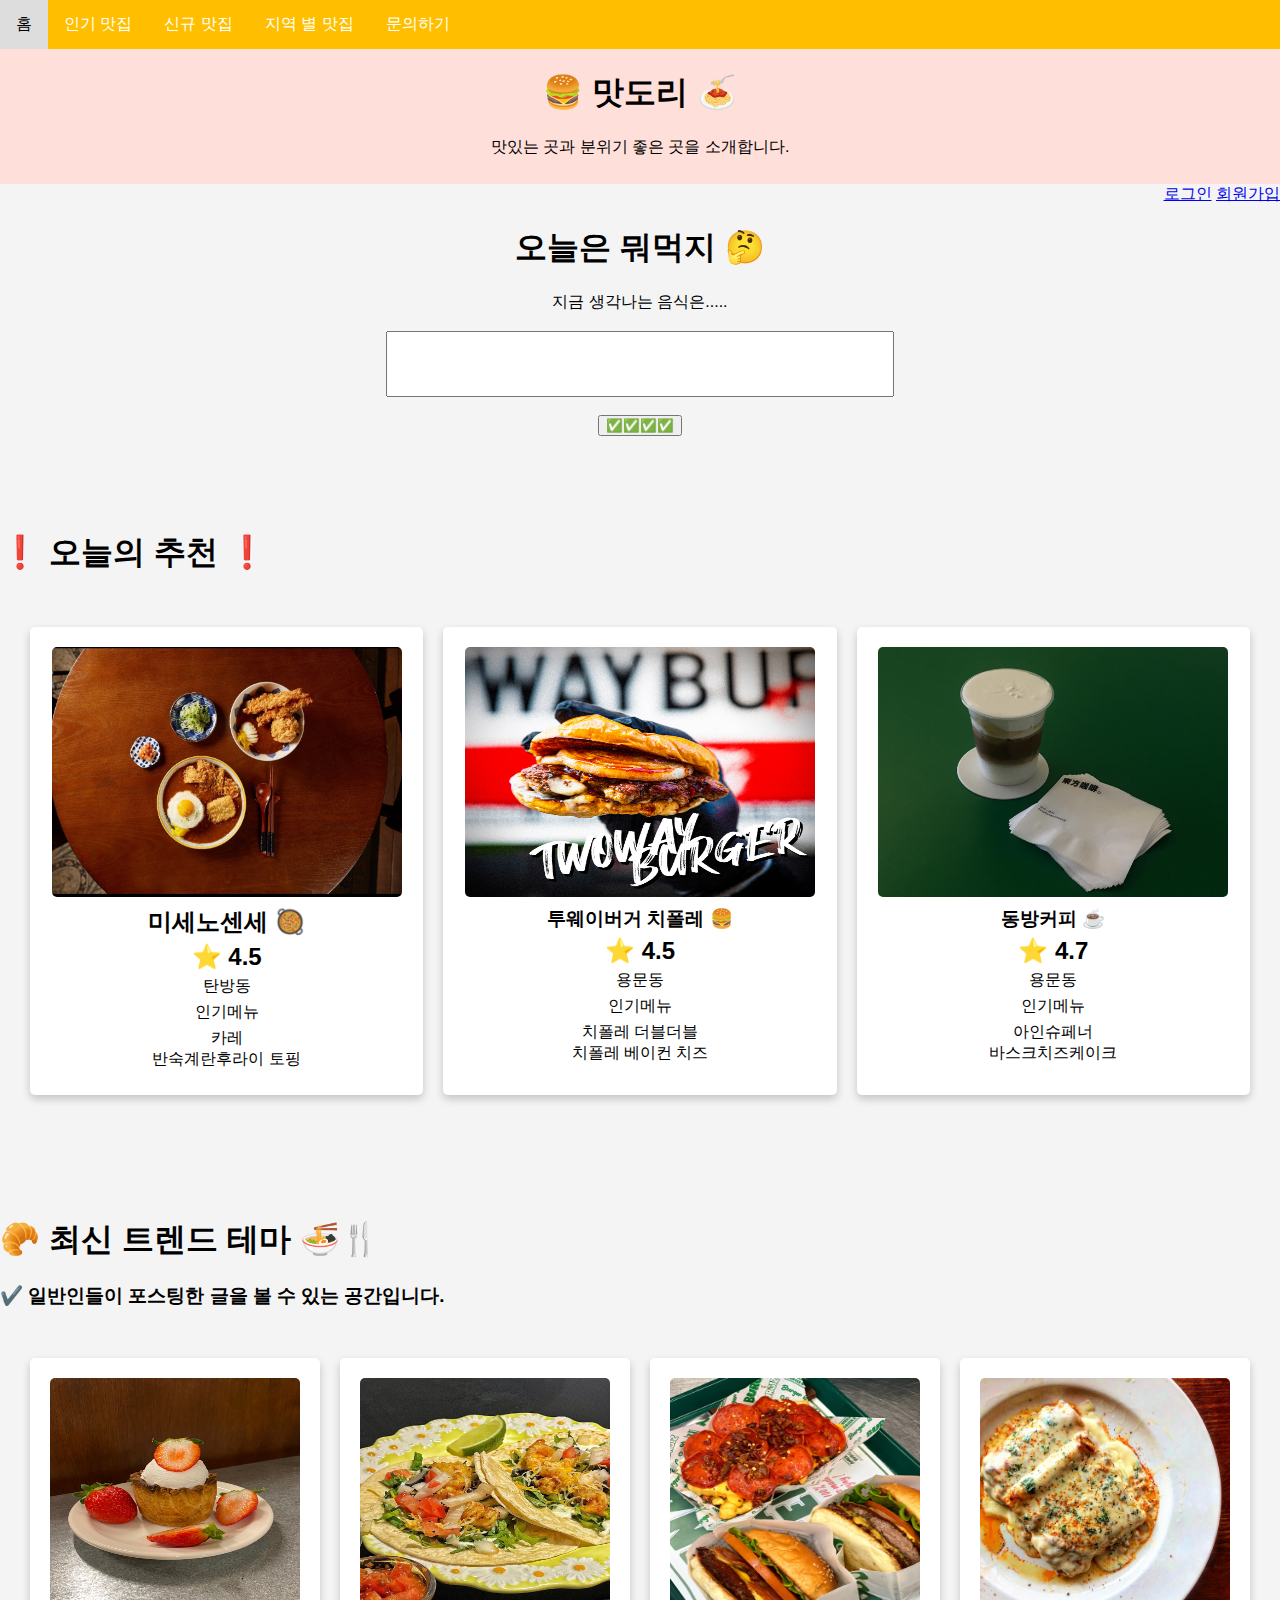
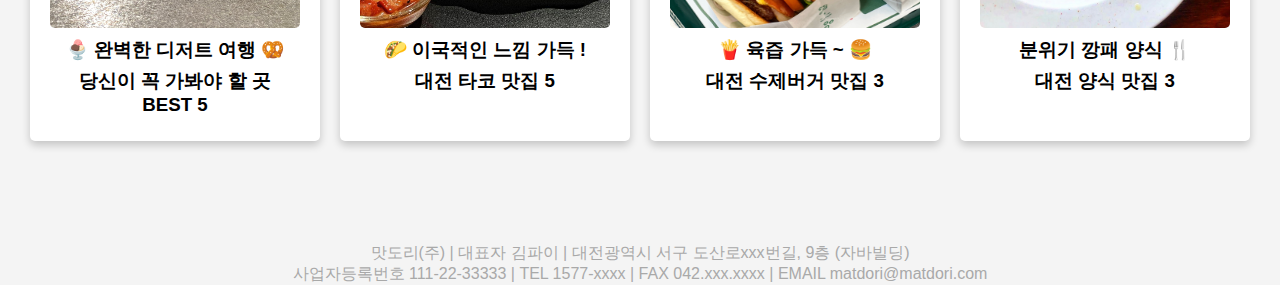
<file: index.html>
<!DOCTYPE html>
<html lang="en">
<head>
    <meta charset="UTF-8">
    <meta name="viewport" content="width=device-width, initial-scale=1.0">
    <title>맛도리</title>
</head>

<body>

    <link rel="stylesheet" href="index_css.css">

    <header>
        <h1>🍔 맛도리 🍝</h1>
        <p>맛있는 곳과 분위기 좋은 곳을 소개합니다.</p>
    </header>

    <nav>
        <a href="#home">홈</a>
        <a href="#popular">인기 맛집</a>
        <a href="#new">신규 맛집</a>
        <a href="localfood.html">지역 별 맛집</a>
        <a href="contact.html">문의하기</a>
    </nav>

    <div class="login">
        <a href="login.html">로그인</a>
        <a href="join.html">회원가입</a>
    </div>

<!-- ---------------------------------------------------------------------------------     -->
    <div class = food>
    <h1>오늘은 뭐먹지 🤔</h1>
    <form id="inputForm" onsubmit="return false;">
        <label for="foods">지금 생각나는 음식은..... </label>
        <br>
        <br>
        <input type="text" id="foods" name="foods"><br><br>
        <button type="button" onclick="pickRandomFood()">✅✅✅✅</button>
    </form>

    <h2 id="result"></h2>

    <script>
        function pickRandomFood() {
            const inputField = document.getElementById('foods');
            const foods = inputField.value;

            // 입력된 문자열을 쉼표로 구분하여 음식 목록을 분리
            const foodList = foods.split(',');

            // 랜덤한 위치의 음식을 선택
            const randomIndex = Math.floor(Math.random() * foodList.length);
            const randomFood = foodList[randomIndex].trim(); // 공백 제거

            // 결과 표시
            const resultElement = document.getElementById('result');
            resultElement.textContent = `오늘은 ${randomFood} ❗❕`;
        }
    </script>
    </div>

<!-- --------------------------------------------------------------------------------- -->

    <br>
    <br>
    <br>

    <h1>❗ 오늘의 추천 ❗</h1>

    <div class="container">
        <div class="card">
            <a href="https://naver.me/5VeAmJ4i">
                <img src="images/미세노센세.jpg" width="350" height="250" alt="">
            </a>
            <h2>미세노센세 🥘</h2>
            <h2>⭐ 4.5</h2>
            <p>탄방동</p>
            <p>인기메뉴</p>
            <p>카레 <br> 반숙계란후라이 토핑</p>
        </div>
        <div class="card">
            <a href="https://naver.me/5wHvwr3d">
                <img src="images/치폴레.jpg" width="350" height="250" alt="">
            </a>
            <h3>투웨이버거 치폴레 🍔</h3>
            <h2>⭐ 4.5</h2>
            <p>용문동</p>
            <p>인기메뉴</p>
            <p>치폴레 더블더블 <br> 치폴레 베이컨 치즈</p>
        </div>
        <div class="card">
            <a href="https://naver.me/I5FcS9JX">
                <img src="images/동방커피.jpg" width="350" height="250" alt="">
            </a>
            <h3>동방커피 ☕</h3>
            <h2>⭐ 4.7</h2>
            <p>용문동</p>
            <p>인기메뉴</p>
            <p>아인슈페너 <br> 바스크치즈케이크</p>
        </div>
    </div>
    

<br>
<br>
<!-- --------------------------------------------------------------------------------- -->
<br>
<br>

    <h1>🥐 최신 트렌드 테마 🍜🍴</h1>
    <h3>✔️ 일반인들이 포스팅한 글을 볼 수 있는 공간입니다.</h3>    
    <div class="container">
        <div class="card">
            <a href=dessert.html> <!-- 원하는 URL로 변경 -->
                <img src="images/원주율.jpg" width="250" height="250" alt="">
            </a>
            <h3>🍨 완벽한 디저트 여행 🥨</h3>
            <h3>당신이 꼭 가봐야 할 곳  BEST 5</h3>
        </div>

        <div class="card">
            <a href=taco.html> <!-- 원하는 URL로 변경 -->
                <img src="images/스프링.jpg" alt="" width="250" height="250">
            </a>
            <h3>🌮 이국적인 느낌 가득 ! </h3>
            <h3>대전 타코 맛집 5</h3>
        </div>

        <div class="card">
            <a href=burger.html> <!-- 원하는 URL로 변경 -->
            <img src="images/버기즈.jpg" alt="" width="250" height="250">
            </a>
            <h3>🍟 육즙 가득 ~ 🍔</h3>
            <h3>대전 수제버거 맛집 3</h3>
        </div>

        <div class="card">
            <a href=Westernfood.html> <!-- 원하는 URL로 변경 -->
            <img src="images/헤이.jpg" alt="" width="250" height="250">
            </a>
            <h3>분위기 깡패 양식 🍴</h3>
            <h3>대전 양식 맛집 3</h3>
        </div>
    </div>

<br>
<br>
<!-- --------------------------------------------------------------------------------- -->
<br>
<br>

<footer>
    맛도리(주) | 대표자 김파이 | 대전광역시 서구 도산로xxx번길, 9층 (자바빌딩) <br>
사업자등록번호 111-22-33333 | TEL 1577-xxxx | FAX 042.xxx.xxxx | EMAIL matdori@matdori.com
</footer>


</body>

</html>
</file>
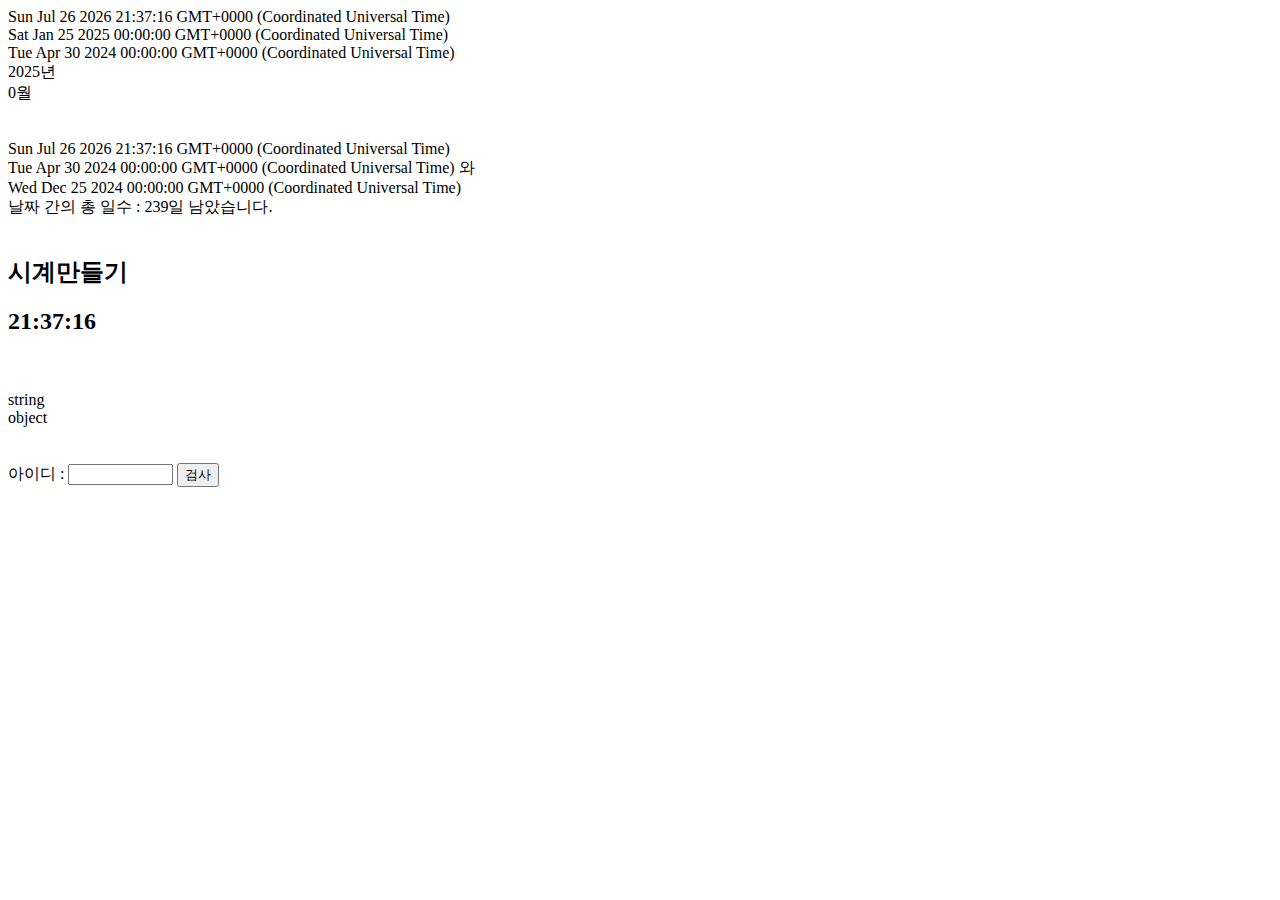
<file: 0430.html>
<!DOCTYPE html>
<html lang="en">
<head>
    <meta charset="UTF-8">
    <meta name="viewport" content="width=device-width, initial-scale=1.0">
    <title>Document</title>
</head>
<body>
    
    <script>        

        let d = Date();
        let d1 = new Date(2024, 12, 25);
        let d2 = new Date("April 30 2024")
        document.write(d + "<br>");
        document.write(d1 + "<br>");
        document.write(d2 + "<br>");
        document.write(d1.getFullYear() + "년" + "<br>");
        document.write(d1.getMonth() + "월" + "<br><br><br>"); 


        // 남은 일수 계산하기
        let date = Date();
        let date1 = new Date("04/30/2024");
        let date2 = new Date("12/25/2024");
        let diff = date2.getTime() - date1.getTime();
        let diff_days = diff / (1000 * 3600 * 24);
        document.write(date + "<br>")
        document.write(
            date1 + " 와 <br>"
            + date2 + "<br> 날짜 간의 총 일수 : "
            + diff_days + "일 남았습니다.");
        
    </script>
    <br>
    <br>
    <!-- 시계 만들기 -->
    <h2>시계만들기</h2>
    <h2 id = 'clock'></h2>
    <script>
        function setClock() {
            let now = new Date();
            let s = now.getHours() + ":" + now.getMinutes() + ":" + now.getSeconds();
            document.getElementById('clock').innerHTML = s;

            setTimeout('setClock()', 1000);  
        }
        setClock();
        // setTimeout을 사용해 1초 단위로 시간이 흐름
    </script>
    <br>
    <br>
    <script>
        let sLiteral = "문자열 리터럴";

        sObject = new String("문자열 객체");

        document.writeln(typeof (sLiteral) + '<br>');
        document.writeln(typeof (sObject) + '<br>');

    </script>
    <br>
    <br>
    <script>
        function checkID() {
            let y = document.getElementById("ID").value;
            if(s.length < 5)
            alert("아이디는 5글자 이상이어야 합니다.");
        }

    </script>
        아이디 : <input type="text" id = "id" size=10>
        <button onclick="checkID()">검사</button>
</body>
</html>
</file>
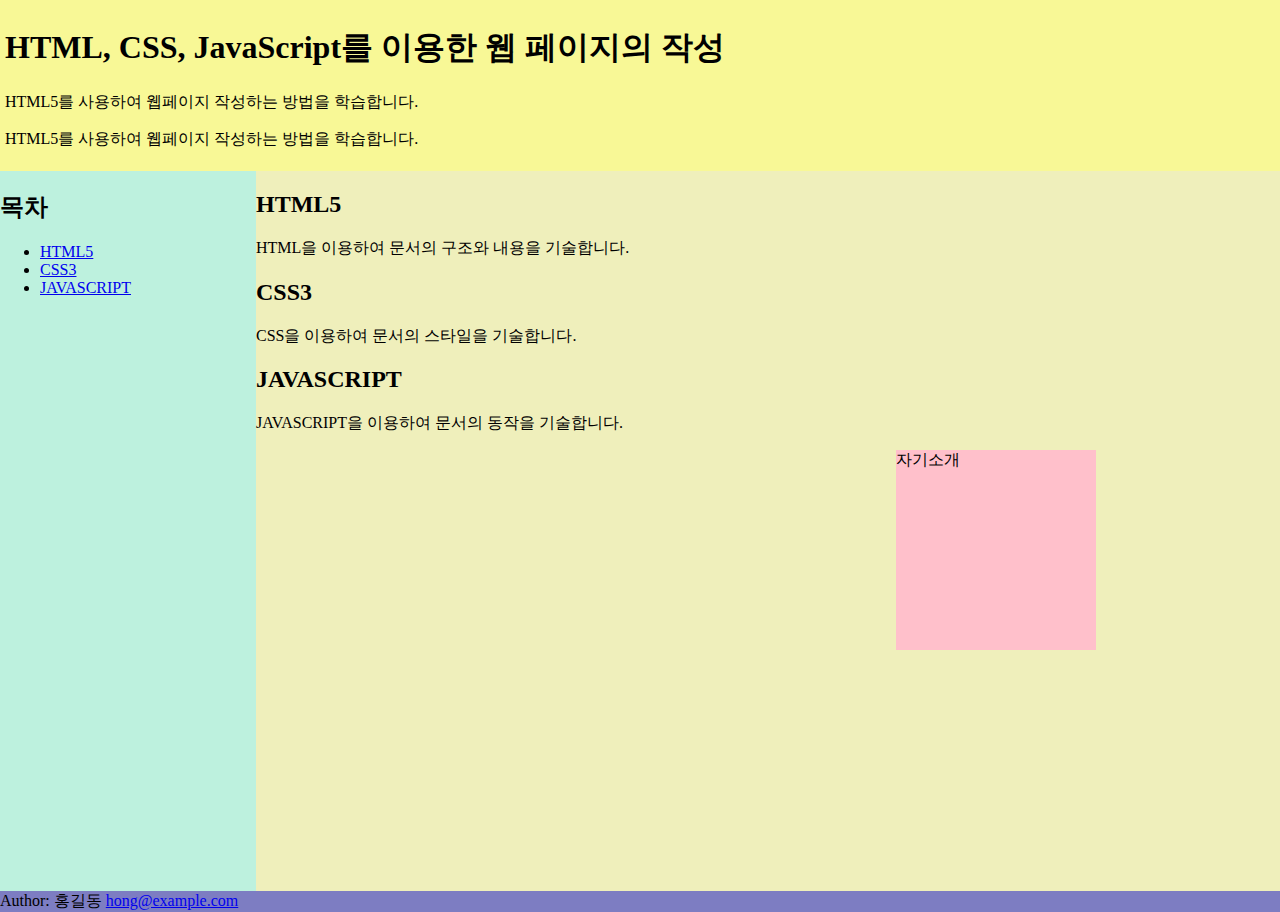
<file: 123.html>
<!DOCTYPE html>
<html lang="ko">
<head>
 <meta charset="UTF-8">
 <title>웹페이지제작</title>
 <style>
    html, body {
        height: 100%; 
        margin:0px;
    }
    header {
        background-color: rgba(247, 247, 143, 0.932);
        padding:5px;
        margin:0px;
    }
 nav {
    float: left; width: 20%; height: 80%; 
    background: rgba(170, 237, 213, 0.775);
    }
 section {
    float: left; width: 80%; height: 80%; 
    background-color: rgb(239, 239, 187);
    }
 footer { 
    background-color: rgb(125, 125, 194); 
    /* margin: 0px 0px 0px 0px;*/
    clear:both ; 
 }

 div {
    position:absolute;
    top:50%;
    left:70%;
    background-color: pink;
    width:200px;
    height: 200px;
    } 
 </style>
</head>

<body>
 <header>
    <h1>HTML, CSS, JavaScript를 이용한 웹 페이지의 작성</h1>
    <p>HTML5를 사용하여 웹페이지 작성하는 방법을 학습합니다.</p>
    <p>HTML5를 사용하여 웹페이지 작성하는 방법을 학습합니다.</p>
 </header>
 
 <nav>
    <h2>목차</h2>
 <ul>
    <li><a href=#html> HTML5 </a></li>
    <li><a href=#css> CSS3 </a></li>
    <li><a href=#js> JAVASCRIPT </a></li>
 </ul>
 </nav>
 
 <section>
    <article id="html">
        <h2>HTML5</h2>
        <p>HTML을 이용하여 문서의 구조와 내용을 기술합니다. </p>
 </article>
    
    <article id="css">
        <h2>CSS3</h2>
        <p>CSS을 이용하여 문서의 스타일을 기술합니다. </p>
    </article>
 
    <article id="js">
        <h2>JAVASCRIPT</h2>
        <p>JAVASCRIPT을 이용하여 문서의 동작을 기술합니다. </p>
    </article>

<div id="profile">
     자기소개
 </div>
 </section>
 
 <footer>
    <p>Author: 홍길동 <a href="mailto:hong@example.com">hong@example.com</a></p>
 </footer>
</body>
</html>
</file>
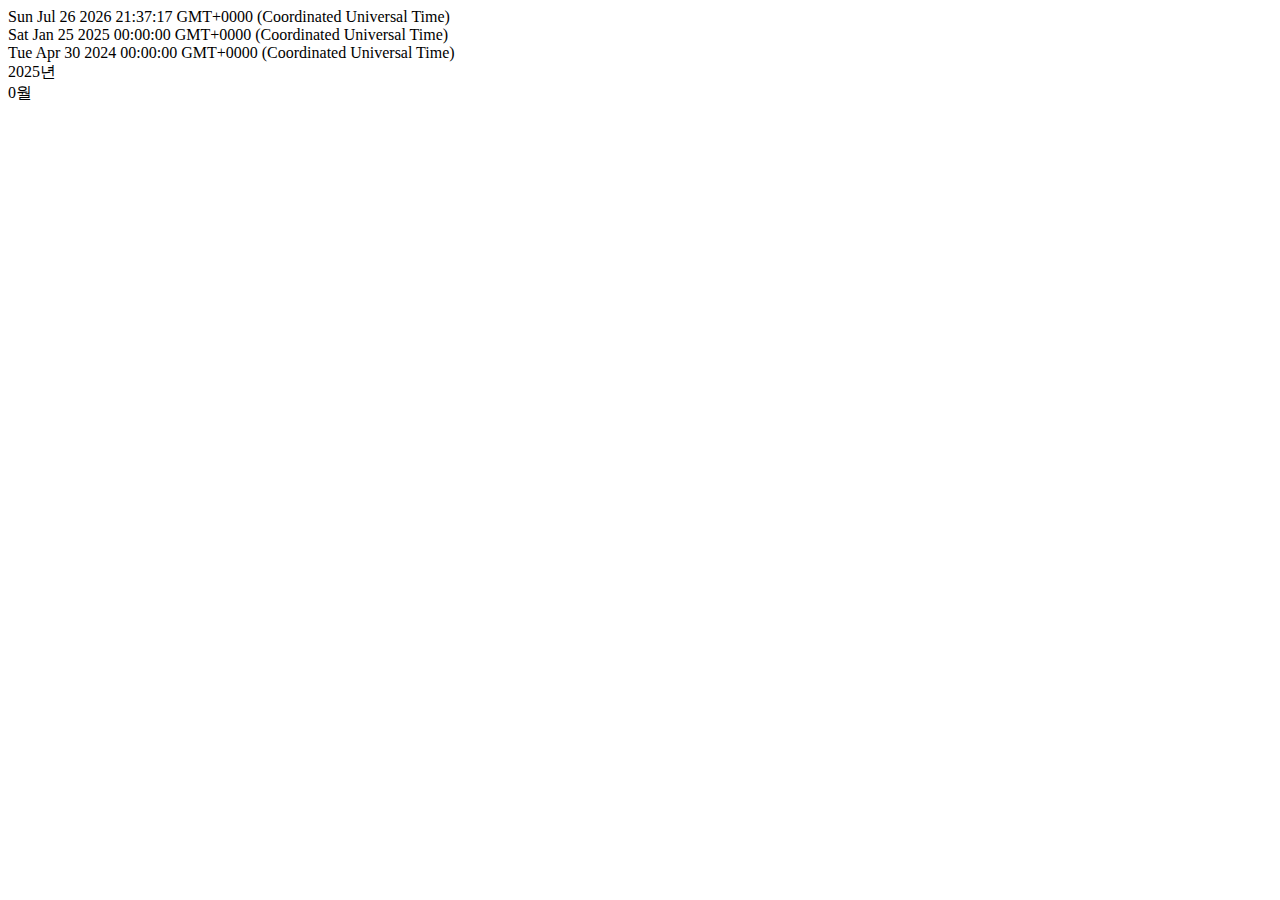
<file: 240430.html>
<!DOCTYPE html>
<html lang="en">
<head>
    <meta charset="UTF-8">
    <meta name="viewport" content="width=device-width, initial-scale=1.0">
    <title>Document</title>
</head>
<body>
    <script>
        let d = Date();
        let d1 = new Date(2024, 12, 25);
        let d2 = new Date("April 30 2024")
        document.write(d + "<br>");
        document.write(d1 + "<br>");
        document.write(d2 + "<br>");
        document.write(d1.getFullYear() + "년" + "<br>");
        document.write(d1.getMonth() + "월");

    </script>
</body>
</html>
</file>
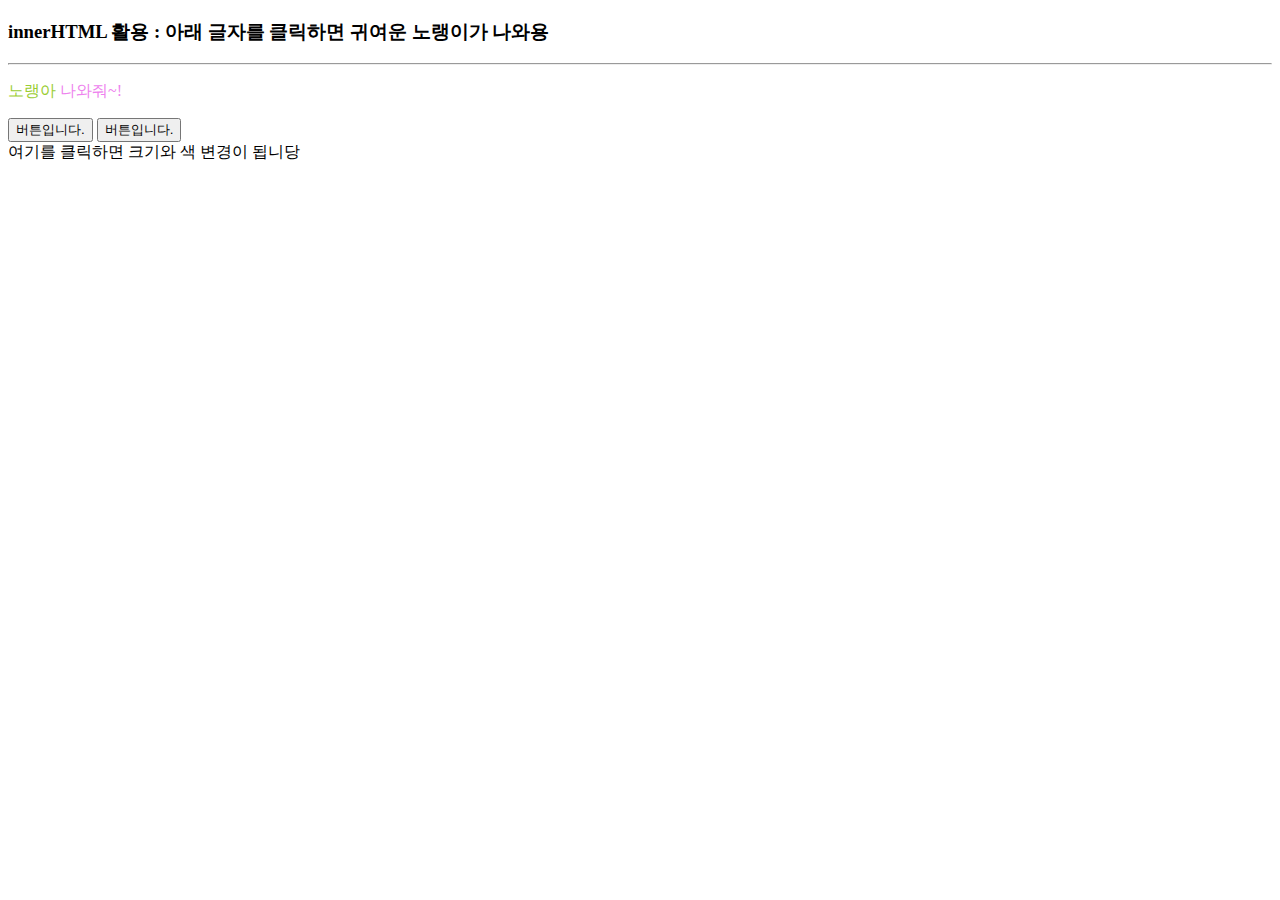
<file: 240514.html>
<!DOCTYPE html>
<html lang="en">
<head>
    <meta charset="UTF-8">
    <meta name="viewport" content="width=device-width, initial-scale=1.0">
    <title>Document</title>
</head>
<body>
    <script>
        function change() {
            let p = document.getElementById("firstP");
            p.innerHTML = "짜 <img src = 'image/노랭이.jpg'> 잔";
        }

        function change1(obj, size, color) {
            obj.style.color = color;
            obj.style.fontSize = size;

        }
    </script>

    <h3>innerHTML 활용 : 아래 글자를 클릭하면 귀여운 노랭이가 나와용</h3>
    <hr>
    <p id = "firstP" style="color: yellowgreen;"
    onclick="change()">
    노랭아 <span style="color: violet;">나와줘~!</span>
    </p>

    <button onclick="change1(this, '30px', 'navy')">버튼입니다.</button>
    <button onclick="change1(this, '30px', 'green')">버튼입니다.</button>

    <div onclick="change1(this, '30px', 'pink')">
        여기를 클릭하면 크기와 색 변경이 됩니당
    </div>
</body>
</html>
</file>
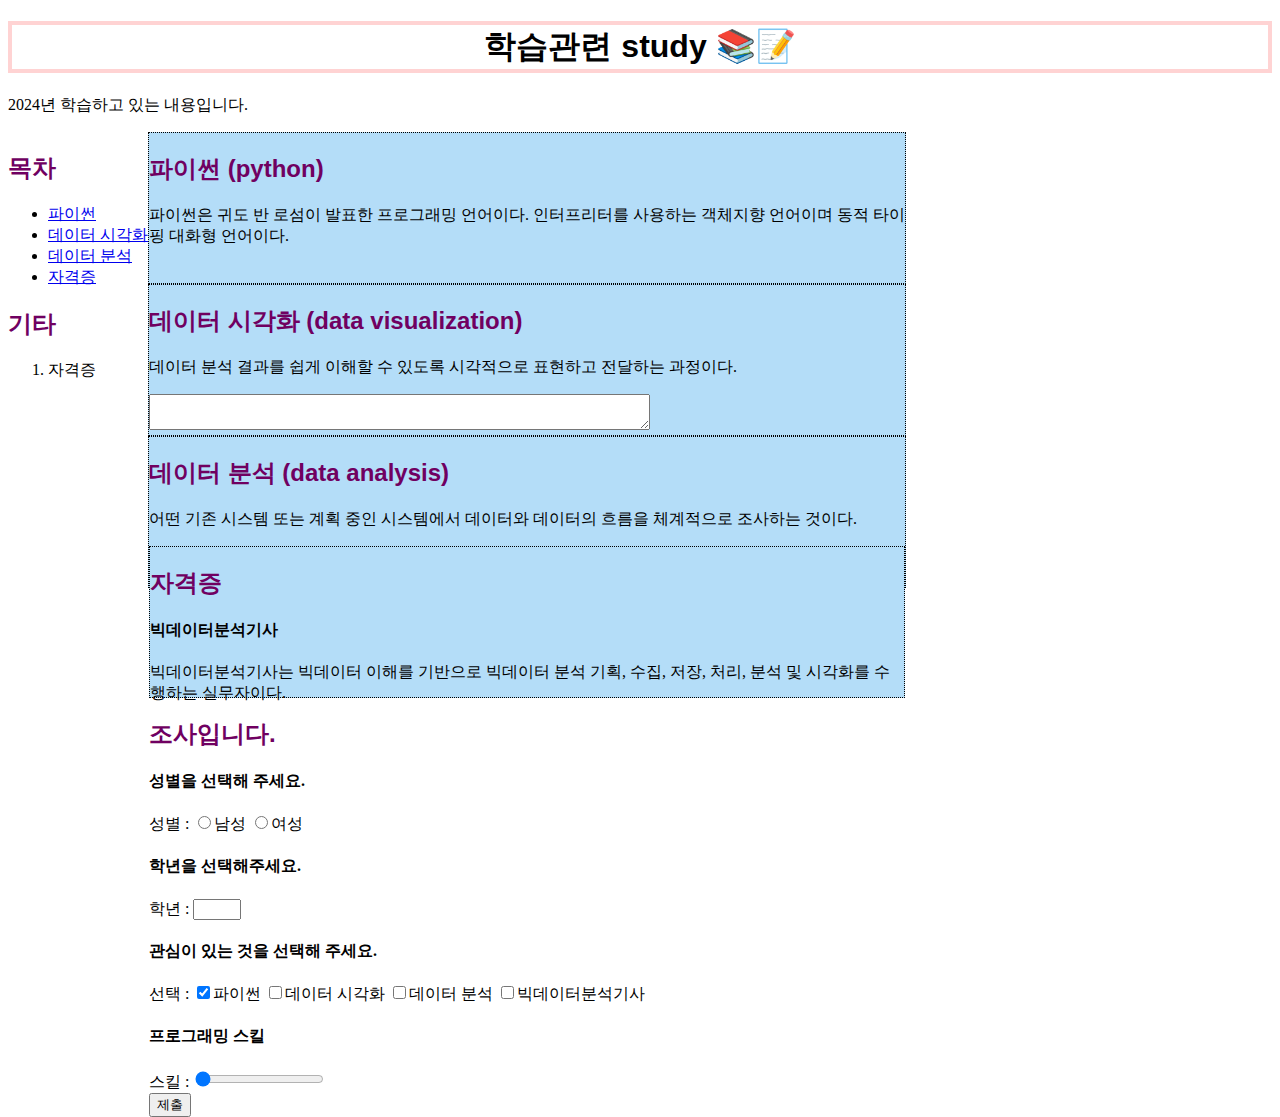
<file: 3주차.html>
<!DOCTYPE html>
<title>시맨틱 태그로 구조화 연습</title>
<head>
    <link rel="stylesheet" href="mycss.css">
</head>

<body>

    <!-- 헤더 -->
    <header>
        <h1>학습관련 study 📚📝</h1>
        <p>2024년 학습하고 있는 내용입니다.</p>
    </header>

    <!-- 목차 만들기 -->
    <nav>
        <h2>목차</h2>
        <ul> <!-- 순서를 주고 싶다면 ol 사용 -->
            <li><a href="#파이썬">파이썬</a></li>
            <li><a href="#데이터 시각화">데이터 시각화</a></li>
            <li><a href="#데이터 분석">데이터 분석</a></li>
            <li><a href="#자격증">자격증</a></li>
        </ul>
        <h2>기타</h2>
        <ol>
            <li>자격증</li>
        </ol>
    </nav>

    <!-- 섹션 -->
    <section>
        <article id = "py">
            <h2>파이썬 (python)</h2>
            <p>파이썬은 귀도 반 로섬이 발표한 프로그래밍 언어이다. 인터프리터를 사용하는 객체지향 언어이며 동적 타이핑 대화형 언어이다.</p>
        </article>
        <article id = "data visualization">
            <h2>데이터 시각화 (data visualization)</h2>
            <p>데이터 분석 결과를 쉽게 이해할 수 있도록 시각적으로 표현하고 전달하는 과정이다.</p>
            <textarea name="feedback" rows="2" cols="60">
            </textarea>
        </article>
        <article id= "data analysis">
            <h2>데이터 분석 (data analysis)</h2>
            <p>어떤 기존 시스템 또는 계획 중인 시스템에서 데이터와 데이터의 흐름을 체계적으로 조사하는 것이다.</p>
        <article id = "license">
            <h2>자격증 <h/2></h>
            <h4>빅데이터분석기사</h4>
            <p>빅데이터분석기사는 빅데이터 이해를 기반으로 빅데이터 분석 기획, 수집, 저장, 처리, 분석 및 시각화를 수행하는 실무자이다.</p>
            </h2>
        </article>
        <h2>조사입니다. </h2>
        <h4>성별을 선택해 주세요.</h4>
            <form>
                성별 :
                    <input type="radio" name="gender" value="male">남성
                    <input type="radio" name="gender" value="female">여성 <br>
                    <h4>학년을 선택해주세요.</h4>
                학년 :
                    <input type="number" min="1" max="4">
                    <h4>관심이 있는 것을 선택해 주세요.</h4>
                선택 :
                    <input type="checkbox" name="fruits" value="apple" checked>파이썬
                    <input type="checkbox" name="fruits" value="grape">데이터 시각화
                    <input type="checkbox" name="fruits" value="grape">데이터 분석
                    <input type="checkbox" name="fruits" value="orange">빅데이터분석기사
                    <h4>프로그래밍 스킬</h4>
                스킬 :
                    <input type="range" min="1" max="10" value="1"><br>
                    <input type="submit" value="제출" />

            </form>
    </section>

</body>
</html>
</file>
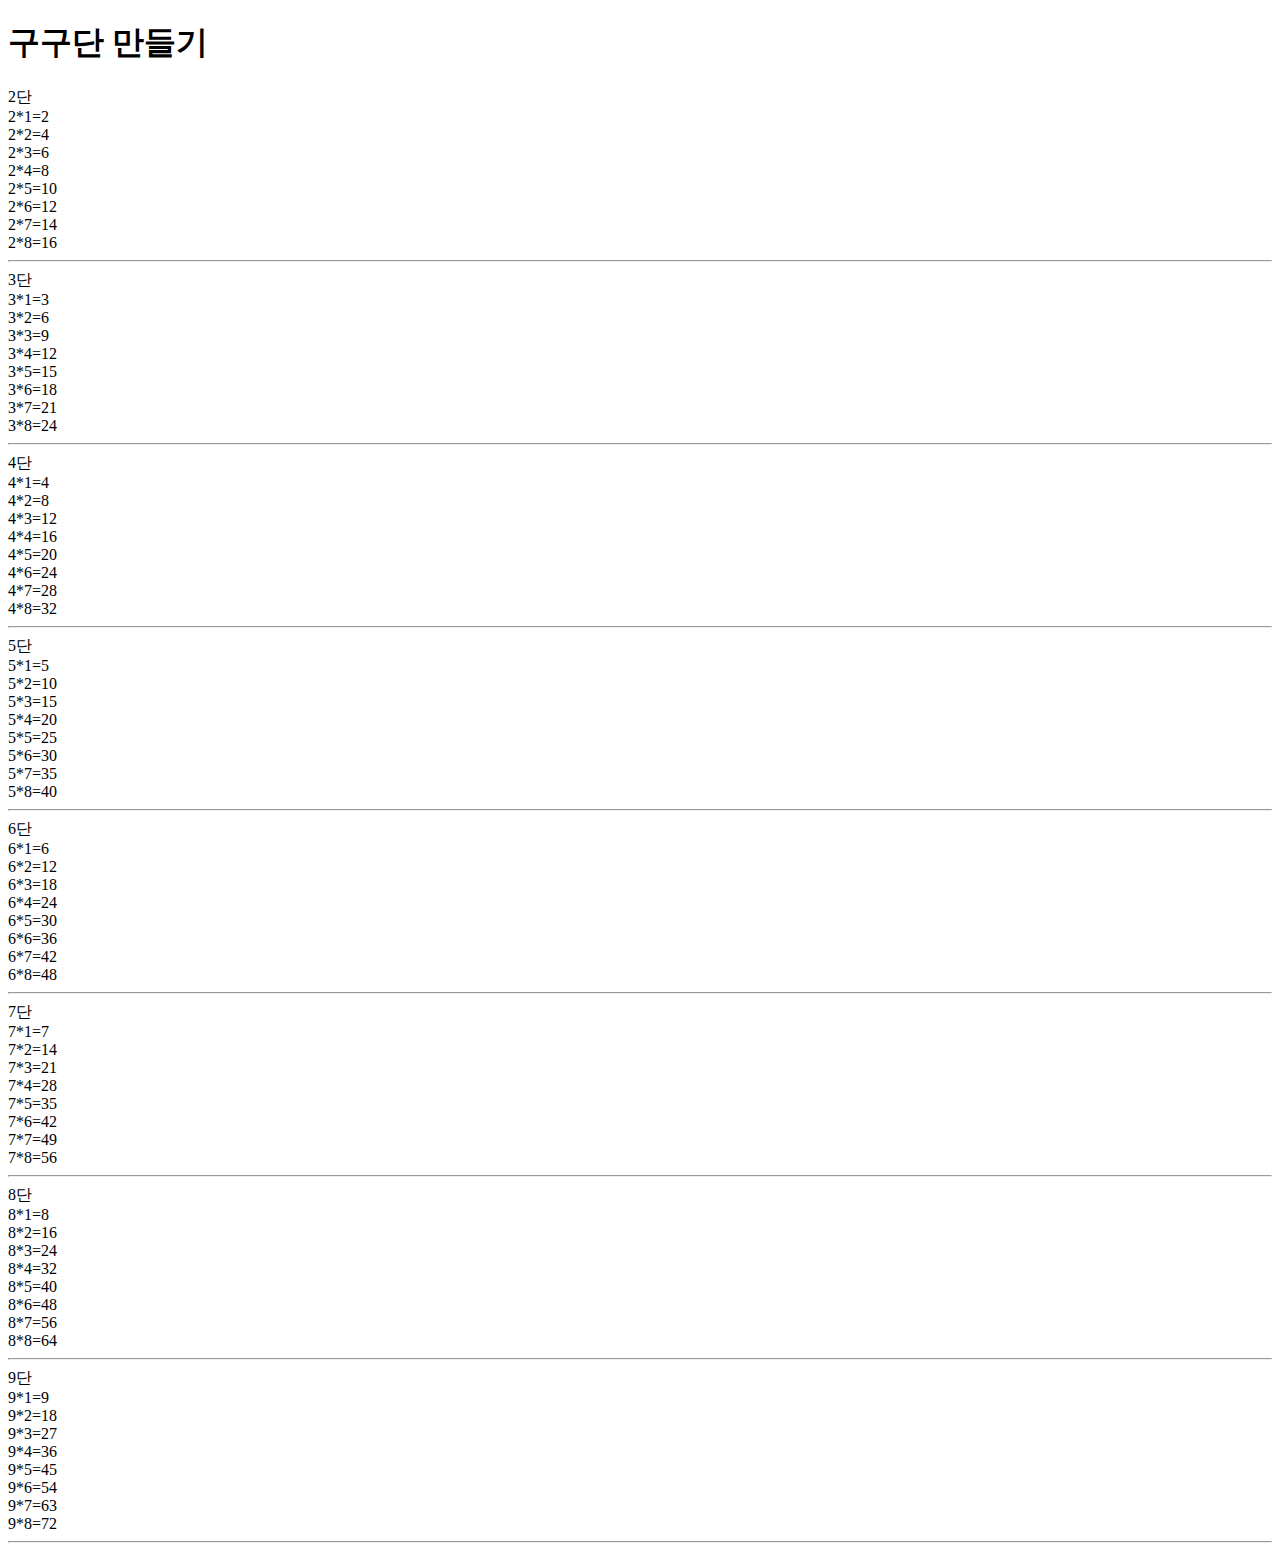
<file: 71.html>
<!DOCTYPE html>
<html lang="en">
<head>
    <meta charset="UTF-8">
    <meta name="viewport" content="width=device-width, initial-scale=1.0">
    <title>구구단</title>
</head>
<body>
    <h1>구구단 만들기</h1>
    <script>
        for(let dan=2; dan<=9; dan++){
            document.write(dan + "단<br>"); //단 시작 위치
            for(i=1;i<9;i++){
                document.write(dan + "*" + i + "=" + dan*i + "<br>")
            } //한 단이 끝나는 위치
            document.write("<hr>");
        }
    </script>

</body>
</html>
</file>
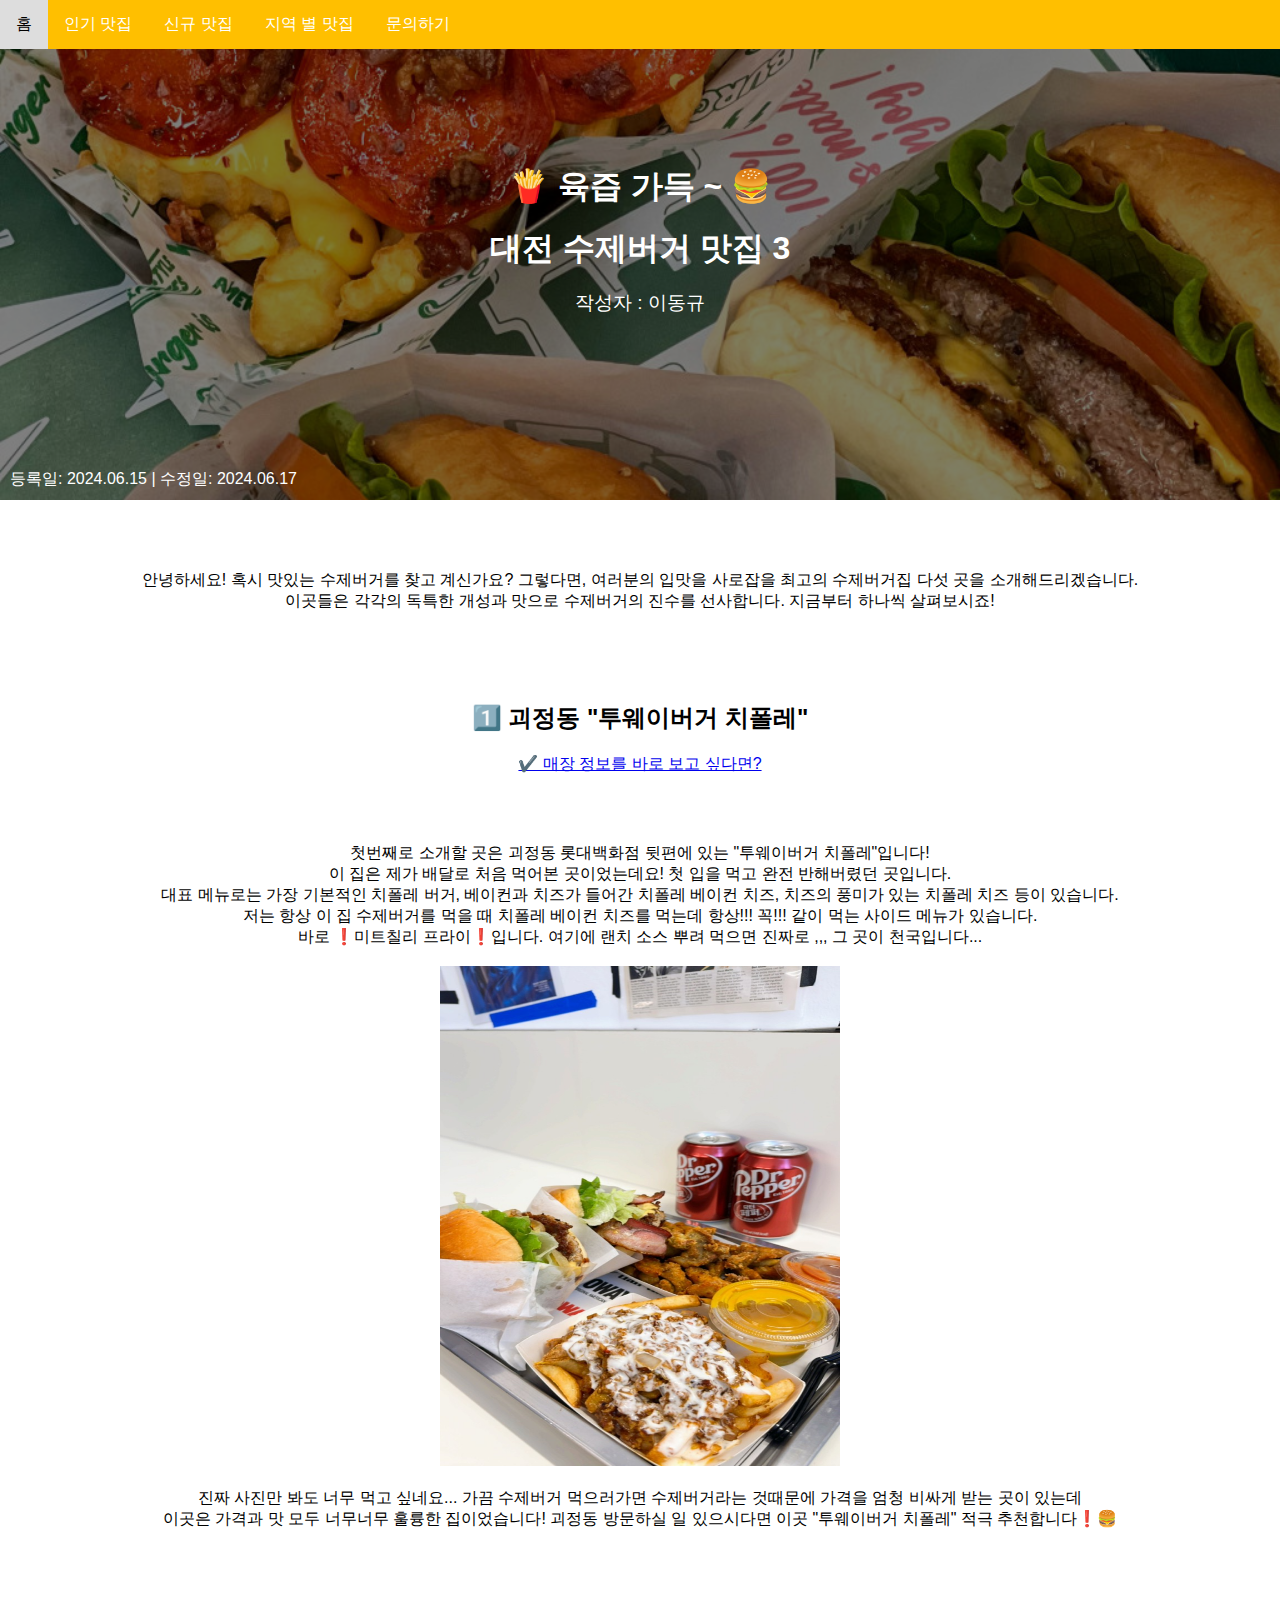
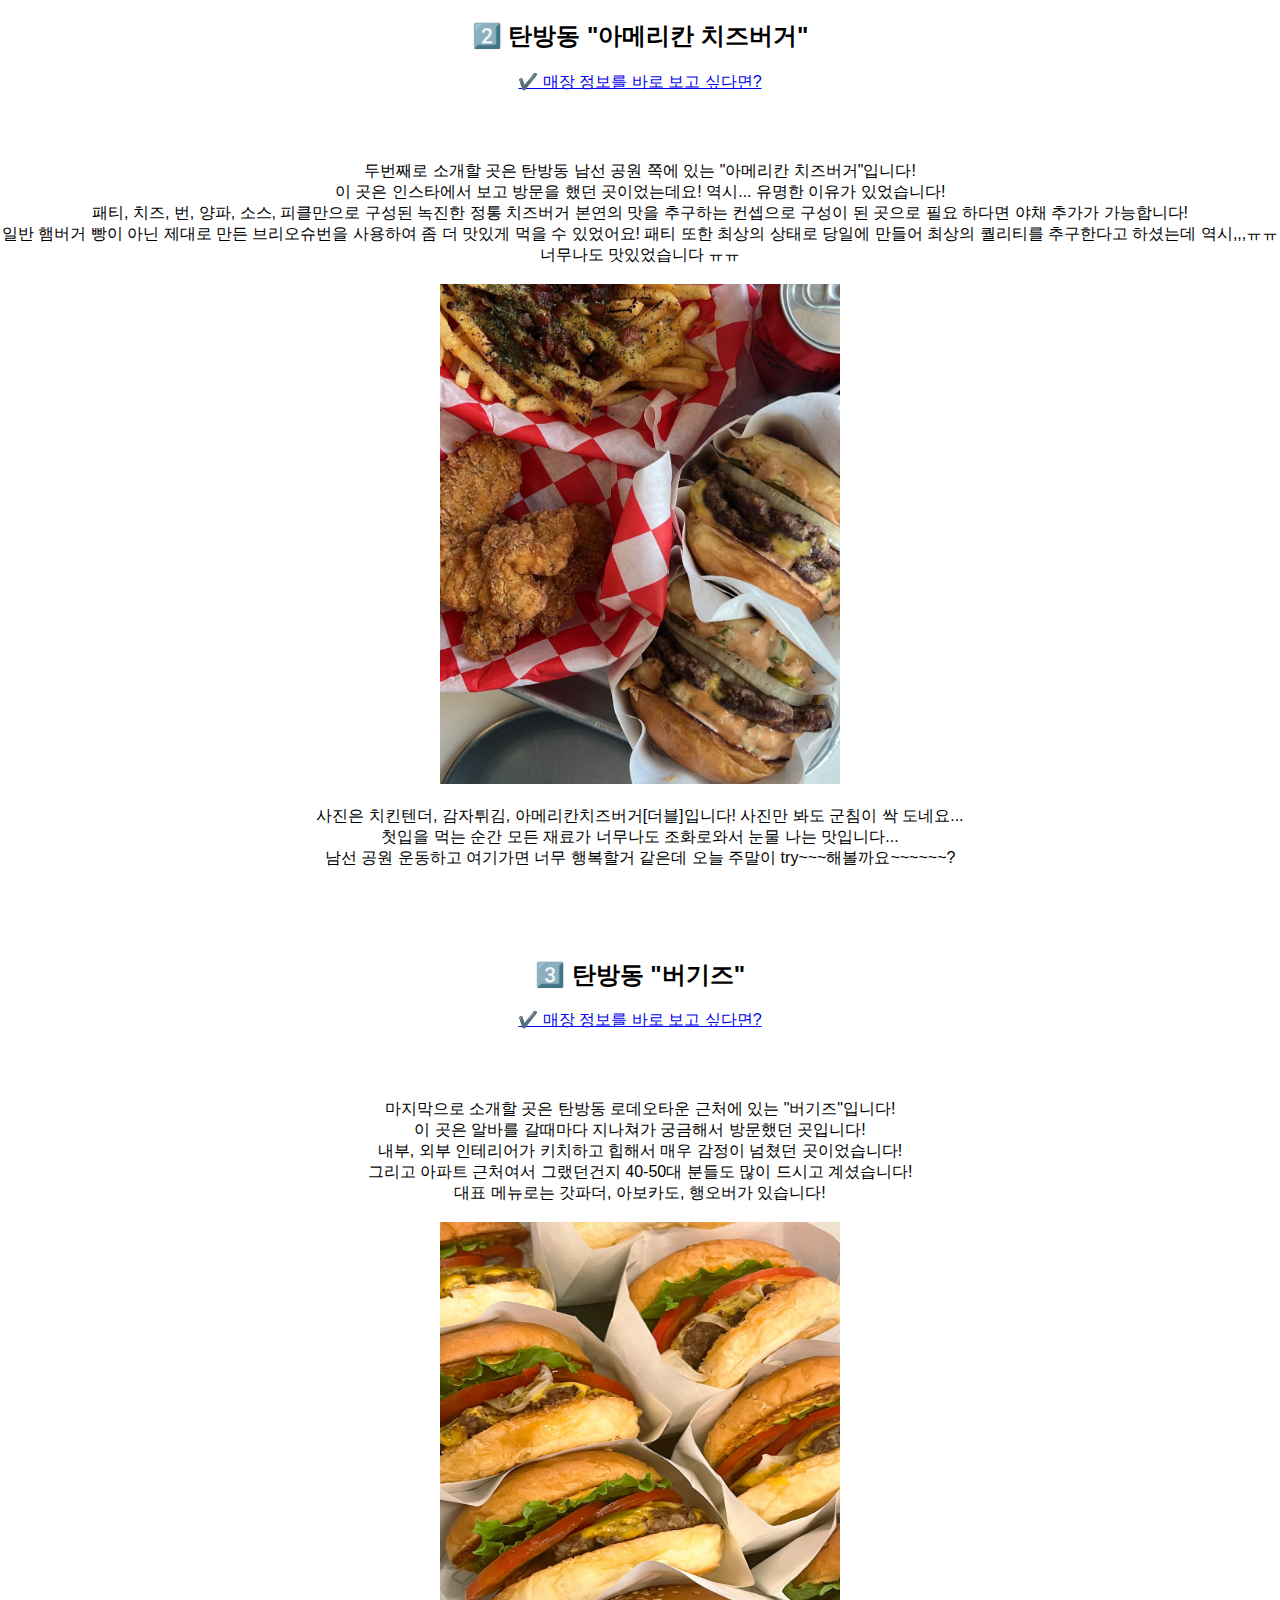
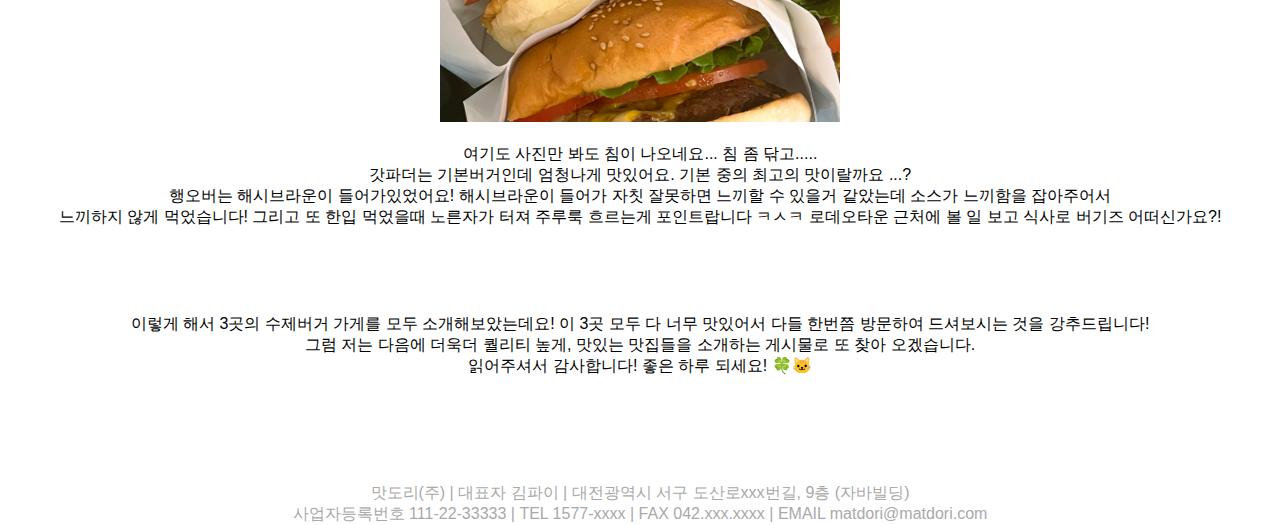
<file: burger.html>
<!DOCTYPE html>
<html lang="en">
<head>
    <meta charset="UTF-8">
    <meta name="viewport" content="width=device-width, initial-scale=1.0">
    <title>🍟 육즙 가득 ~ 🍔 대전 수제버거 맛집 3</title>
</head>
<body>
    <link rel="stylesheet" href="burger_css.css">

    <nav>
        <a href="index.html">홈</a>
        <a href="#popular">인기 맛집</a>
        <a href="#new">신규 맛집</a>
        <a href="localfood.html">지역 별 맛집</a>
        <a href="#contact">문의하기</a>
    </nav>

    <div class="banner">
        <div class="overlay">
            <h1>🍟 육즙 가득 ~ 🍔</h1> <br>
            <h1>대전 수제버거 맛집 3</h1>
            <p>작성자 : 이동규</p>
            <div class="source">
                <span>등록일: 2024.06.15 | 수정일: 2024.06.17</span>
            </div>
        </div>
    </div>

    <br>
    <br>
    <br>

    <p>
        안녕하세요! 혹시 맛있는 수제버거를 찾고 계신가요? 그렇다면, 여러분의 입맛을 사로잡을 최고의 수제버거집 다섯 곳을 소개해드리겠습니다. <br>
        이곳들은 각각의 독특한 개성과 맛으로 수제버거의 진수를 선사합니다. 지금부터 하나씩 살펴보시죠!
    </p>

    <br>
    <br>
    <br>

    <div>
        <h2>1️⃣ 괴정동 "투웨이버거 치폴레"</h2>
        <a href="https://naver.me/5wHvwr3d" target="_blank"> <!-- 원하는 URL로 변경 -->
            <p>✔️ 매장 정보를 바로 보고 싶다면?</p>
        </a>
    </div>

    <br>
    <br>

    <p>
        첫번째로 소개할 곳은 괴정동 롯대백화점 뒷편에 있는 "투웨이버거 치폴레"입니다! <br>
        이 집은 제가 배달로 처음 먹어본 곳이었는데요! 첫 입을 먹고 완전 반해버렸던 곳입니다. <br>
        대표 메뉴로는 가장 기본적인 치폴레 버거, 베이컨과 치즈가 들어간 치폴레 베이컨 치즈, 치즈의 풍미가 있는 치폴레 치즈 등이 있습니다. <br>
        저는 항상 이 집 수제버거를 먹을 때 치폴레 베이컨 치즈를 먹는데 항상!!! 꼭!!! 같이 먹는 사이드 메뉴가 있습니다. <br>
        바로 ❗미트칠리 프라이❗입니다. 여기에 랜치 소스 뿌려 먹으면 진짜로 ,,, 그 곳이 천국입니다... <br><br>
        <img src="images/치폴레1.jpeg" alt="" width="400px" height="500px"> <br><br>
        진짜 사진만 봐도 너무 먹고 싶네요... 가끔 수제버거 먹으러가면 수제버거라는 것때문에 가격을 엄청 비싸게 받는 곳이 있는데 <br>
        이곳은 가격과 맛 모두 너무너무 훌륭한 집이었습니다! 괴정동 방문하실 일 있으시다면 이곳 "투웨이버거 치폴레" 적극 추천합니다❗🍔
    </p>

    <br>
    <br>
    <br>

    <div>
        <h2>2️⃣ 탄방동 "아메리칸 치즈버거"</h2>
        <a href="https://naver.me/5HSrimIK" target="_blank"> <!-- 원하는 URL로 변경 -->
            <p>✔️ 매장 정보를 바로 보고 싶다면?</p>
        </a>
    </div>

    <br>
    <br>

    <p>
        두번째로 소개할 곳은 탄방동 남선 공원 쪽에 있는 "아메리칸 치즈버거"입니다! <br>
        이 곳은 인스타에서 보고 방문을 했던 곳이었는데요! 역시... 유명한 이유가 있었습니다! <br>
        패티, 치즈, 번, 양파, 소스, 피클만으로 구성된 녹진한 정통 치즈버거 본연의 맛을 추구하는 컨셉으로 구성이 된 곳으로 필요 하다면 야채 추가가 가능합니다! <br>
        일반 햄버거 빵이 아닌 제대로 만든 브리오슈번을 사용하여 좀 더 맛있게 먹을 수 있었어요!
        패티 또한 최상의 상태로 당일에 만들어 최상의 퀄리티를 추구한다고 하셨는데 역시,,,ㅠㅠ 너무나도 맛있었습니다 ㅠㅠ <br><br>
        <img src="images/아메리칸치즈버거.jpeg" alt="" width="400px" height="500px"> <br><br>
        사진은 치킨텐더, 감자튀김, 아메리칸치즈버거[더블]입니다! 사진만 봐도 군침이 싹 도네요... <br>
        첫입을 먹는 순간 모든 재료가 너무나도 조화로와서 눈물 나는 맛입니다... <br>
        남선 공원 운동하고 여기가면 너무 행복할거 같은데 오늘 주말이 try~~~해볼까요~~~~~~? 
    </p>

    <br>
    <br>
    <br>

    <div>
        <h2>3️⃣ 탄방동 "버기즈"</h2>
        <a href="https://naver.me/5CzplJ4c" target="_blank"> <!-- 원하는 URL로 변경 -->
            <p>✔️ 매장 정보를 바로 보고 싶다면?</p>
        </a>
    </div>

    <br>
    <br>

    <p>
        마지막으로 소개할 곳은 탄방동 로데오타운 근처에 있는 "버기즈"입니다! <br>
        이 곳은 알바를 갈때마다 지나쳐가 궁금해서 방문했던 곳입니다! <br>
        내부, 외부 인테리어가 키치하고 힙해서 매우 감정이 넘쳤던 곳이었습니다! <br>
        그리고 아파트 근처여서 그랬던건지 40-50대 분들도 많이 드시고 계셨습니다! <br>
        대표 메뉴로는 갓파더, 아보카도, 행오버가 있습니다! <br><br>
        <img src="images/버기즈1.jpeg" alt="" width="400px" height="500px"> <br><br>
        여기도 사진만 봐도 침이 나오네요... 침 좀 닦고..... <br>
        갓파더는 기본버거인데 엄청나게 맛있어요. 기본 중의 최고의 맛이랄까요 ...? <br>
        행오버는 해시브라운이 들어가있었어요! 해시브라운이 들어가 자칫 잘못하면 느끼할 수 있을거 같았는데 소스가 느끼함을 잡아주어서 <br>
        느끼하지 않게 먹었습니다! 그리고 또 한입 먹었을때 노른자가 터져 주루룩 흐르는게 포인트랍니다 ㅋㅅㅋ
        로데오타운 근처에 볼 일 보고 식사로 버기즈 어떠신가요?!
    </p>

    <br>
    <br>
    <br>

    <p>
        이렇게 해서 3곳의 수제버거 가게를 모두 소개해보았는데요! 이 3곳 모두 다 너무 맛있어서 다들 한번쯤 방문하여 드셔보시는 것을 강추드립니다! <br>
        그럼 저는 다음에 더욱더 퀄리티 높게, 맛있는 맛집들을 소개하는 게시물로 또 찾아 오겠습니다. <br>
        읽어주셔서 감사합니다! 좋은 하루 되세요! 🍀🐱
    </p>

    <br><br><br><br><br>


    <footer>
        맛도리(주) | 대표자 김파이 | 대전광역시 서구 도산로xxx번길, 9층 (자바빌딩) <br>
        사업자등록번호 111-22-33333 | TEL 1577-xxxx | FAX 042.xxx.xxxx | EMAIL matdori@matdori.com
    </footer>
</body>
</html>
</file>
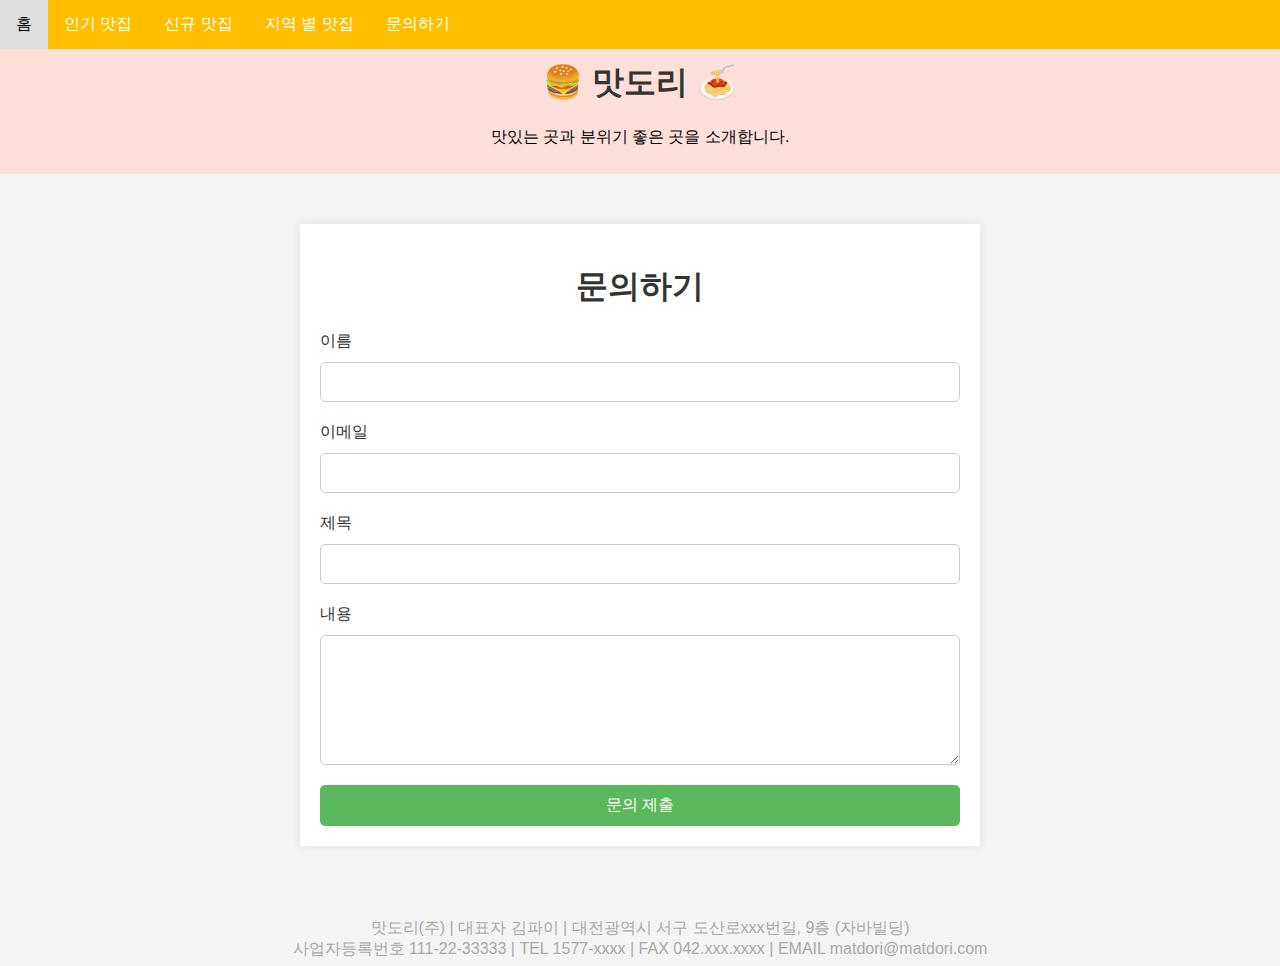
<file: contact.html>
<!DOCTYPE html>
<html lang="en">
<head>
    <meta charset="UTF-8">
    <meta name="viewport" content="width=device-width, initial-scale=1.0">
    <title>문의하기 - 맛도리</title>

    <script>
        function showAlert() {
            alert("문의 사항이 접수되었습니다.");
        }
    </script>

</head>
<body>
    <link rel="stylesheet" href="contact_css.css">

    <header>
        <h1>🍔 맛도리 🍝</h1>
        <p>맛있는 곳과 분위기 좋은 곳을 소개합니다.</p>
    </header>

    <nav>
        <a href="index.html">홈</a>
        <a href="#popular">인기 맛집</a>
        <a href="#new">신규 맛집</a>
        <a href="localfood.html">지역 별 맛집</a>
        <a href="contact.html">문의하기</a>
    </nav>

    <div class="container">
        <h1>문의하기</h1>
        <form onsubmit="return showAlert()">
            <label for="name">이름</label>
            <input type="text" id="name" name="name" required>

            <label for="email">이메일</label>
            <input type="email" id="email" name="email" required>

            <label for="subject">제목</label>
            <input type="text" id="subject" name="subject" required>

            <label for="message">내용</label>
            <textarea id="message" name="message" rows="6" required></textarea>

            <button type="submit">문의 제출</button>
        </form>
    </div>
    
    <br><br><br><br>

    <footer>
        맛도리(주) | 대표자 김파이 | 대전광역시 서구 도산로xxx번길, 9층 (자바빌딩) <br>
    사업자등록번호 111-22-33333 | TEL 1577-xxxx | FAX 042.xxx.xxxx | EMAIL matdori@matdori.com
    </footer>

</body>
</html>
</file>
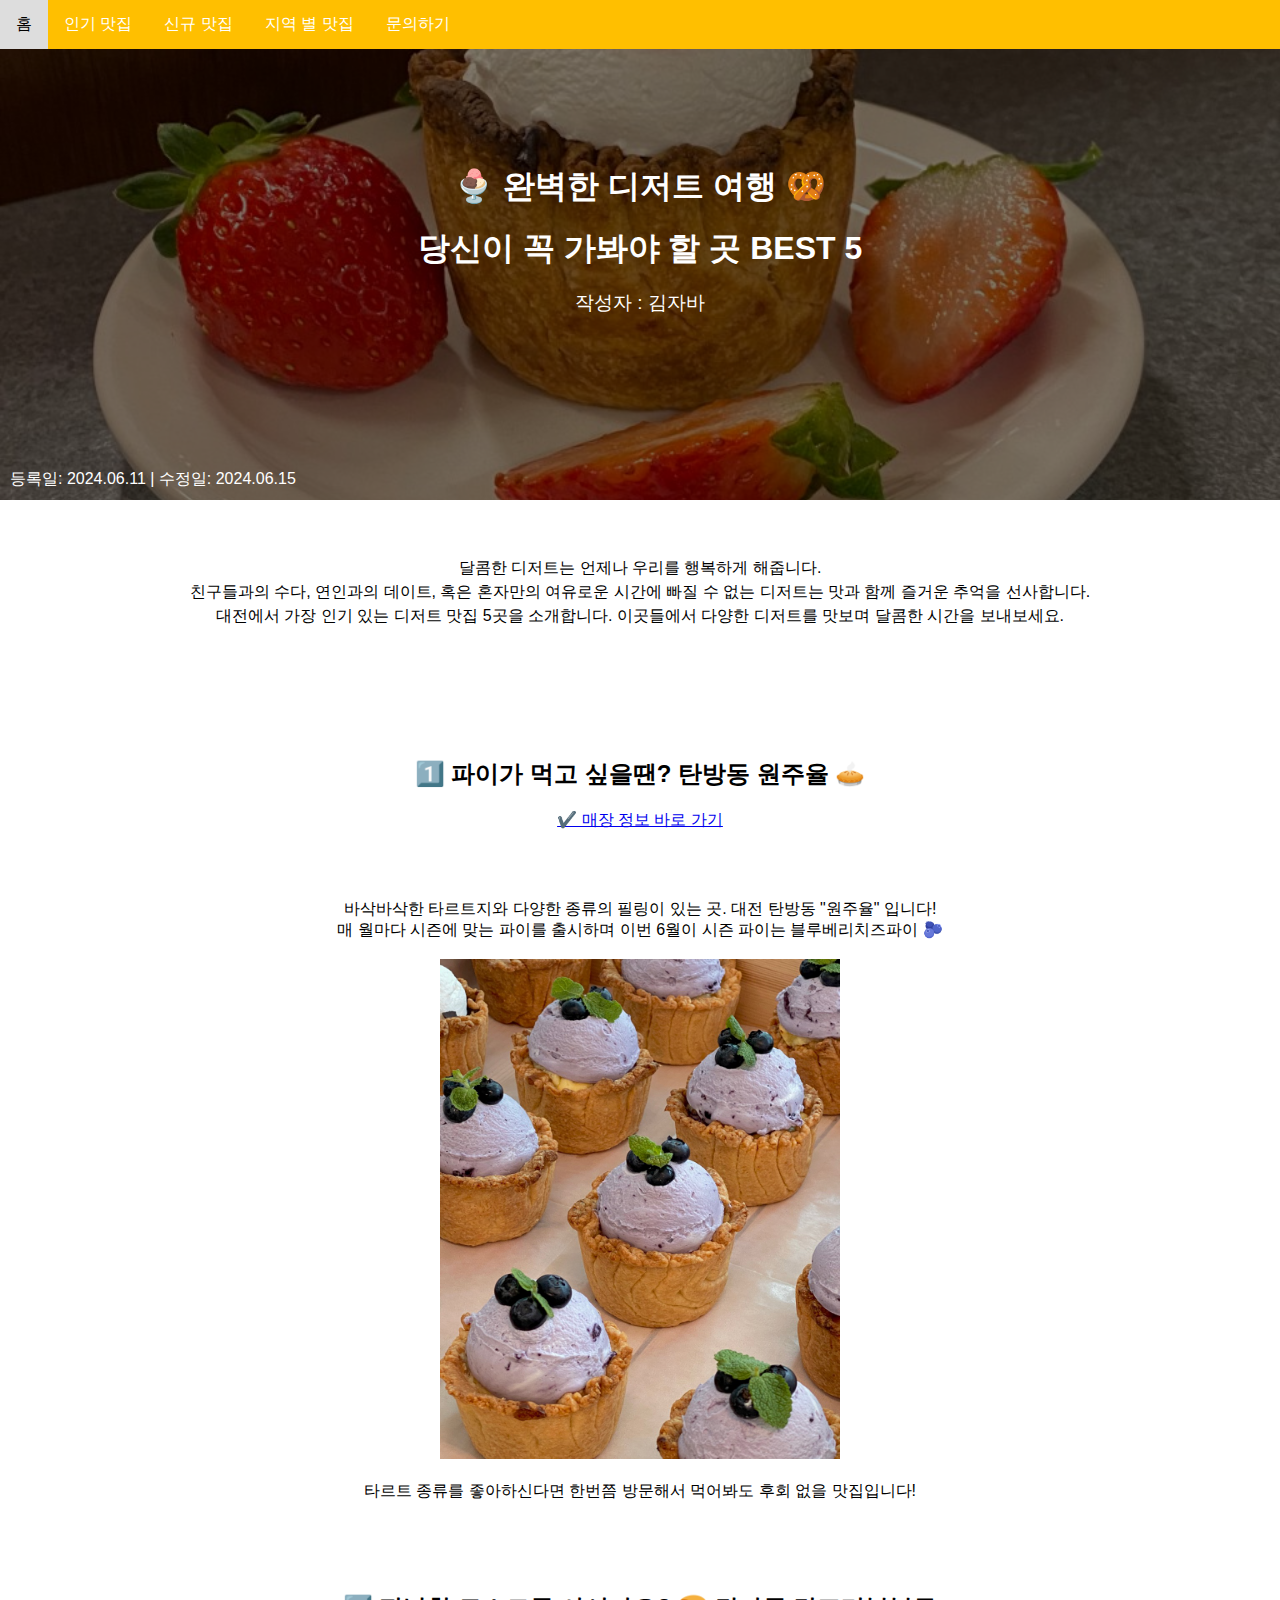
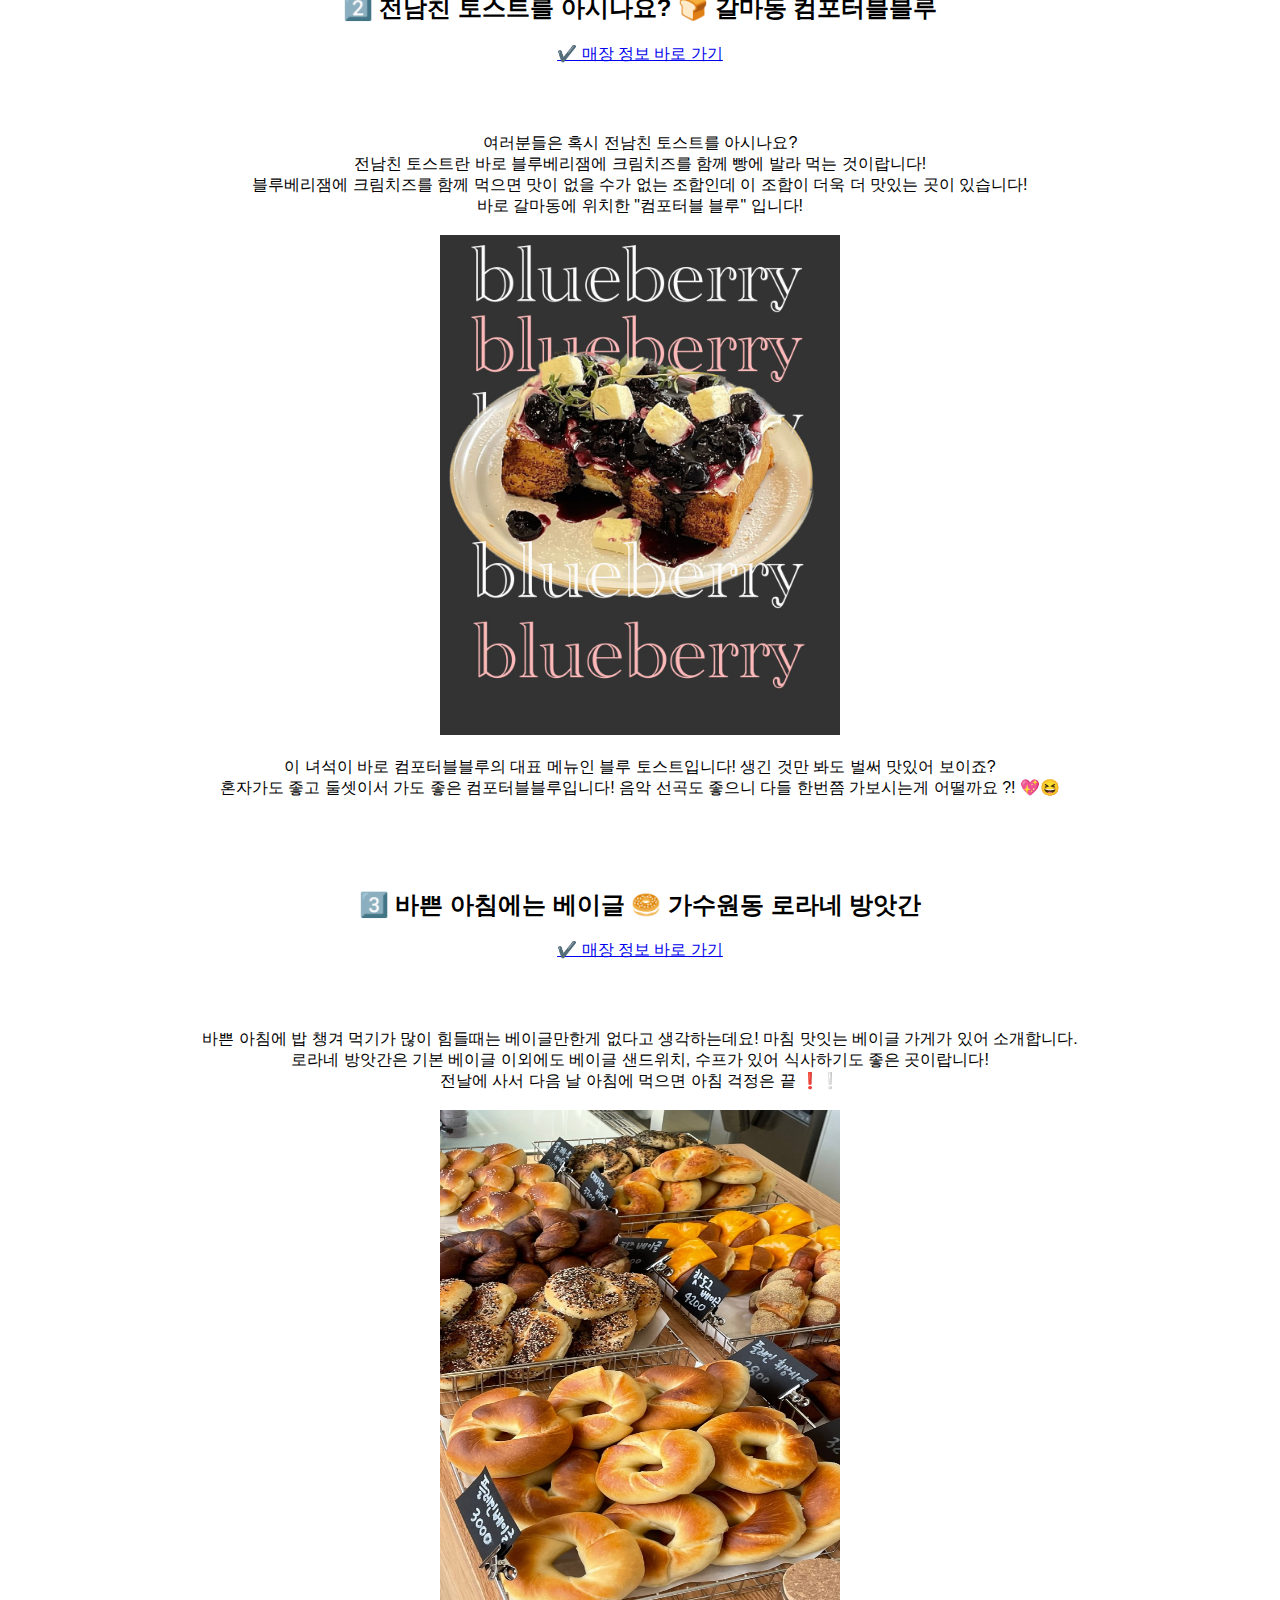
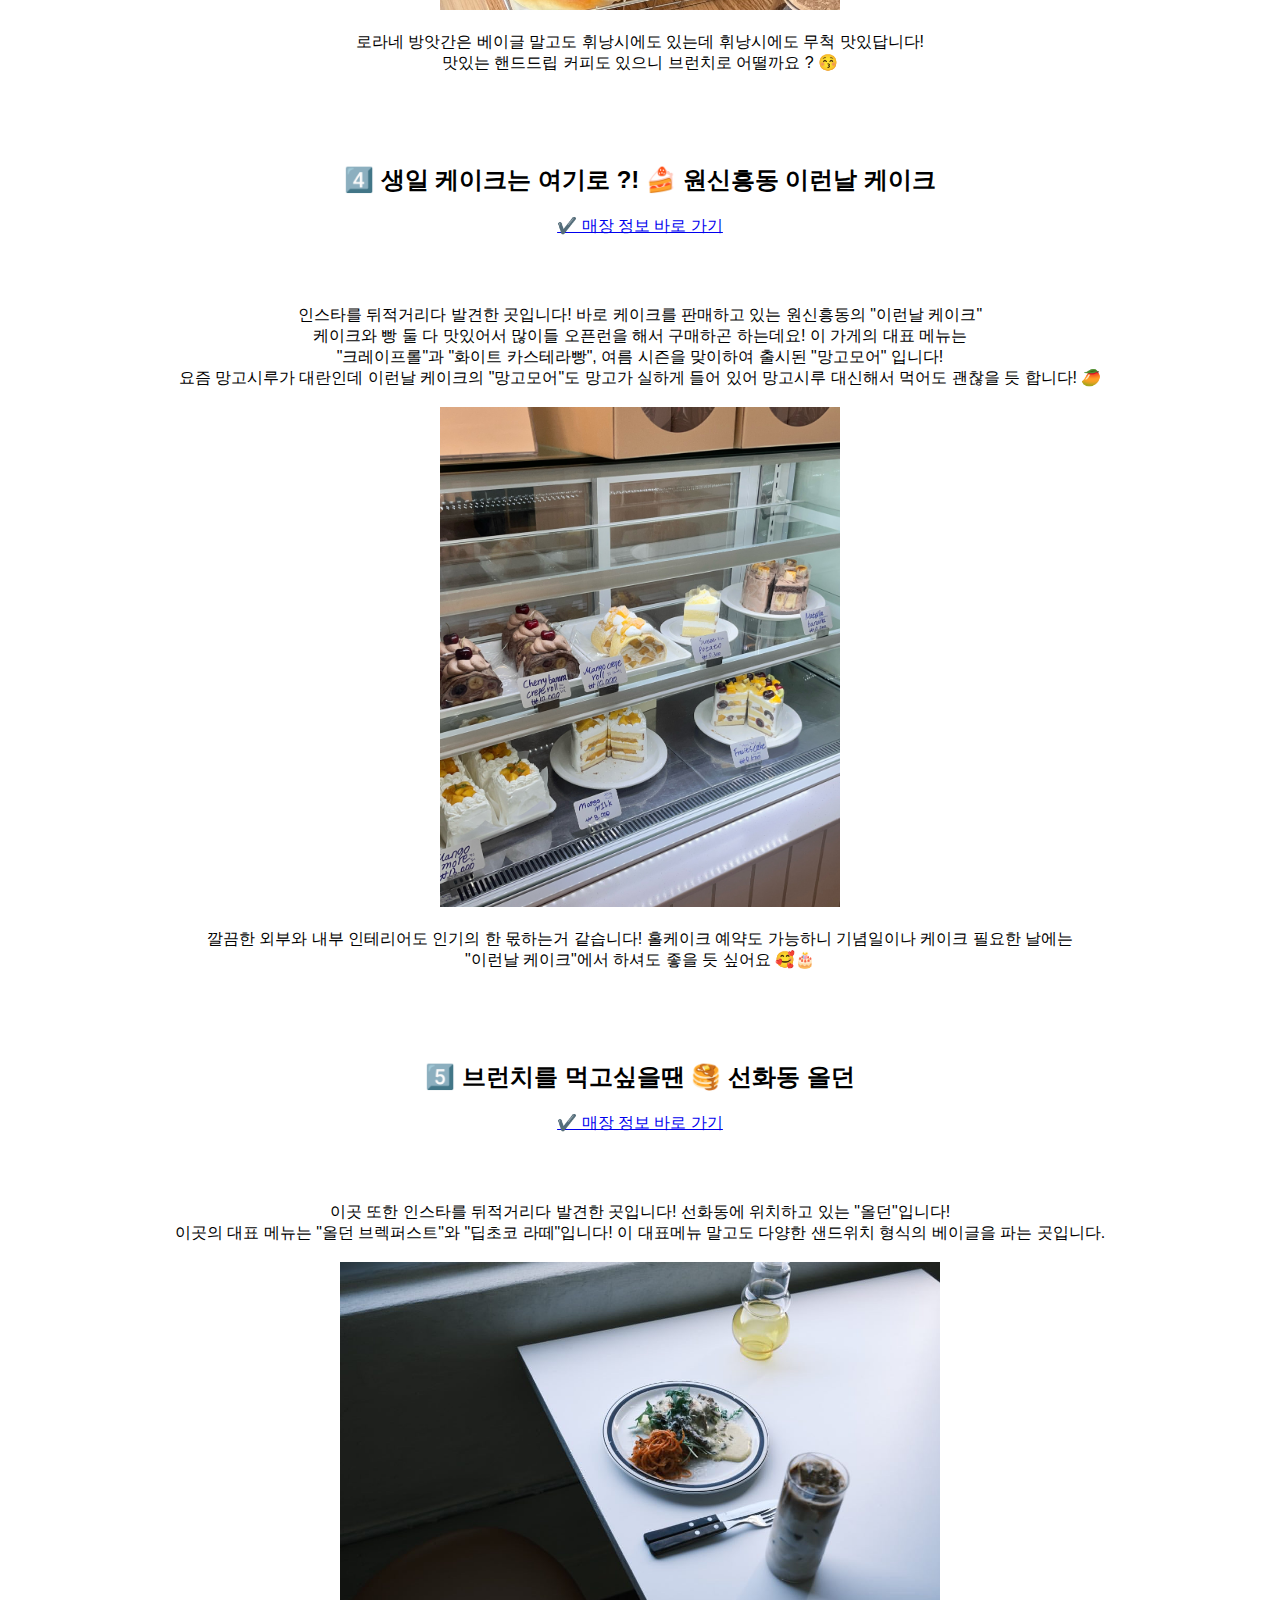
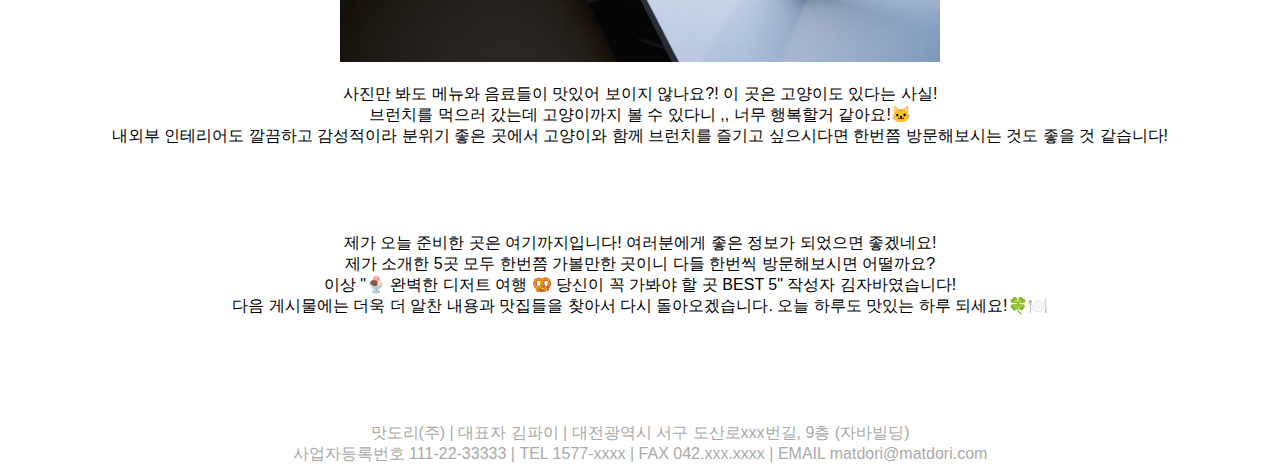
<file: dessert.html>
<!DOCTYPE html>
<html lang="en">
<head>
    <meta charset="UTF-8">
    <meta name="viewport" content="width=device-width, initial-scale=1.0">
    <title>🍨 완벽한 디저트 여행 🥨 당신이 꼭 가봐야 할 곳  BEST 5</title>

</head>
<body>
    <link rel="stylesheet" href="dessert_css.css">

    <nav>
        <a href="index.html">홈</a>
        <a href="#popular">인기 맛집</a>
        <a href="#new">신규 맛집</a>
        <a href="localfood.html">지역 별 맛집</a>
        <a href="#contact">문의하기</a>
    </nav>

    <div class="banner">
        <div class="overlay">
            <h1>🍨 완벽한 디저트 여행 🥨</h1> <br>
            <h1>당신이 꼭 가봐야 할 곳  BEST 5</h1>
            <p>작성자 : 김자바</p>
            <div class="source">
                <span>등록일: 2024.06.11 | 수정일: 2024.06.15</span>
            </div>
        </div>
    </div>

    <div class="content">
        <p>달콤한 디저트는 언제나 우리를 행복하게 해줍니다. <br>
            친구들과의 수다, 연인과의 데이트, 혹은 혼자만의 여유로운 시간에 빠질 수 없는 디저트는 맛과 함께 즐거운 추억을 선사합니다. <br>
            대전에서 가장 인기 있는 디저트 맛집 5곳을 소개합니다. 이곳들에서 다양한 디저트를 맛보며 달콤한 시간을 보내보세요.
        </p>
    </div>

    <br>
    <br>
    <br>

    <div>
        <h2>1️⃣ 파이가 먹고 싶을땐? 탄방동 원주율 🥧</h2>
        <a href="https://naver.me/5UdSezkh" target="_blank"> <!-- 원하는 URL로 변경 -->
            <p>✔️ 매장 정보 바로 가기</p>
        </a>
    </div>
    
    <br>
    <br>
    
    <p>
        바삭바삭한 타르트지와 다양한 종류의 필링이 있는 곳. 대전 탄방동 "원주율" 입니다! <br>
        매 월마다 시즌에 맞는 파이를 출시하며 이번 6월이 시즌 파이는 블루베리치즈파이 🫐 <br><br>
        <img src="images/블치즈파이.jpeg" alt="" width="400px" height="500px"> <br><br>
        타르트 종류를 좋아하신다면 한번쯤 방문해서 먹어봐도 후회 없을 맛집입니다!
    </p>

    <br>
    <br>
    <br>

    <div>
        <h2>2️⃣ 전남친 토스트를 아시나요? 🍞 갈마동 컴포터블블루</h2>
        <a href="https://naver.me/52TeN9rn" target="_blank"> <!-- 원하는 URL로 변경 -->
            <p>✔️ 매장 정보 바로 가기</p>
        </a>
    </div>

    <br>
    <br>

    <p>
        여러분들은 혹시 전남친 토스트를 아시나요? <br>
        전남친 토스트란 바로 블루베리잼에 크림치즈를 함께 빵에 발라 먹는 것이랍니다! <br>
        블루베리잼에 크림치즈를 함께 먹으면 맛이 없을 수가 없는 조합인데 이 조합이 더욱 더 맛있는 곳이 있습니다! <br>
        바로 갈마동에 위치한 "컴포터블 블루" 입니다! <br><br>
        <img src="images/컴포터블.jpeg" alt="" width="400px" height="500px"> <br><br>
        이 녀석이 바로 컴포터블블루의 대표 메뉴인 블루 토스트입니다! 생긴 것만 봐도 벌써 맛있어 보이죠? <br>
        혼자가도 좋고 둘셋이서 가도 좋은 컴포터블블루입니다! 음악 선곡도 좋으니 다들 한번쯤 가보시는게 어떨까요 ?! 💖😆
    </p>

    <br>
    <br>
    <br>

    <div>
        <h2>3️⃣ 바쁜 아침에는 베이글 🥯 가수원동 로라네 방앗간</h2>
        <a href="https://naver.me/FuVEq5H2" target="_blank"> <!-- 원하는 URL로 변경 -->
            <p>✔️ 매장 정보 바로 가기</p>
        </a>
    </div>

    <br>
    <br>

    <p>
        바쁜 아침에 밥 챙겨 먹기가 많이 힘들때는 베이글만한게 없다고 생각하는데요! 마침 맛잇는 베이글 가게가 있어 소개합니다. <br>
        로라네 방앗간은 기본 베이글 이외에도 베이글 샌드위치, 수프가 있어 식사하기도 좋은 곳이랍니다! <br>
        전날에 사서 다음 날 아침에 먹으면 아침 걱정은 끝 ❗❕ <br><br>
        <img src="images/로라네.jpeg" alt="" width="400px" height="500px"> <br><br>
        로라네 방앗간은 베이글 말고도 휘낭시에도 있는데 휘낭시에도 무척 맛있답니다! <br>
        맛있는 핸드드립 커피도 있으니 브런치로 어떨까요 ? 😚
    </p>

    <br>
    <br>
    <br>

    <div>
        <h2>4️⃣ 생일 케이크는 여기로 ?! 🍰 원신흥동 이런날 케이크</h2>
        <a href="https://naver.me/FzHQ2fJJ" target="_blank"> <!-- 원하는 URL로 변경 -->
            <p>✔️ 매장 정보 바로 가기</p>
        </a>
    </div>

    <br>
    <br>

    <p>
        인스타를 뒤적거리다 발견한 곳입니다! 바로 케이크를 판매하고 있는 원신흥동의 "이런날 케이크" <br>
        케이크와 빵 둘 다 맛있어서 많이들 오픈런을 해서 구매하곤 하는데요! 이 가게의 대표 메뉴는 <br>
        "크레이프롤"과 "화이트 카스테라빵", 여름 시즌을 맞이하여 출시된 "망고모어" 입니다! <br>
        요즘 망고시루가 대란인데 이런날 케이크의 "망고모어"도 망고가 실하게 들어 있어 망고시루 대신해서 먹어도 괜찮을 듯 합니다! 🥭 <br><br>
        <img src="images/이런날.jpeg" alt="" width="400px" height="500px"> <br><br>
        깔끔한 외부와 내부 인테리어도 인기의 한 몫하는거 같습니다! 홀케이크 예약도 가능하니 기념일이나 케이크 필요한 날에는 <br>
        "이런날 케이크"에서 하셔도 좋을 듯 싶어요 🥰🎂

    </p>

    <br>
    <br>
    <br>

    <div>
        <h2>5️⃣ 브런치를 먹고싶을땐 🥞 선화동 올던</h2>
        <a href="https://naver.me/5tjWN7VB" target="_blank"> <!-- 원하는 URL로 변경 -->
            <p>✔️ 매장 정보 바로 가기</p>
        </a>
    </div>

    <br>
    <br>

    <p>
        이곳 또한 인스타를 뒤적거리다 발견한 곳입니다! 선화동에 위치하고 있는 "올던"입니다! <br>
        이곳의 대표 메뉴는 "올던 브렉퍼스트"와 "딥초코 라떼"입니다! 이 대표메뉴 말고도 다양한 샌드위치 형식의 베이글을 파는 곳입니다. <br><br>
        <img src="images/올던.jpeg" alt="" width="600px" height="400px"> <br><br>
        사진만 봐도 메뉴와 음료들이 맛있어 보이지 않나요?! 이 곳은 고양이도 있다는 사실! <br>
        브런치를 먹으러 갔는데 고양이까지 볼 수 있다니 ,, 너무 행복할거 같아요!🐱 <br>
        내외부 인테리어도 깔끔하고 감성적이라 분위기 좋은 곳에서 고양이와 함께 브런치를 즐기고 싶으시다면 한번쯤 방문해보시는 것도 좋을 것 같습니다! 

    </p>

    <br>
    <br>
    <br>

    <p>
        제가 오늘 준비한 곳은 여기까지입니다! 여러분에게 좋은 정보가 되었으면 좋겠네요! <br>
        제가 소개한 5곳 모두 한번쯤 가볼만한 곳이니 다들 한번씩 방문해보시면 어떨까요? <br>
        이상 "🍨 완벽한 디저트 여행 🥨 당신이 꼭 가봐야 할 곳  BEST 5" 작성자 김자바였습니다! <br>
        다음 게시물에는 더욱 더 알찬 내용과 맛집들을 찾아서 다시 돌아오겠습니다. 오늘 하루도 맛있는 하루 되세요!🍀🍽️
    </p>

    <br><br><br><br><br>

    <footer>
        맛도리(주) | 대표자 김파이 | 대전광역시 서구 도산로xxx번길, 9층 (자바빌딩) <br>
    사업자등록번호 111-22-33333 | TEL 1577-xxxx | FAX 042.xxx.xxxx | EMAIL matdori@matdori.com
    </footer>

</body>
</html>
</file>
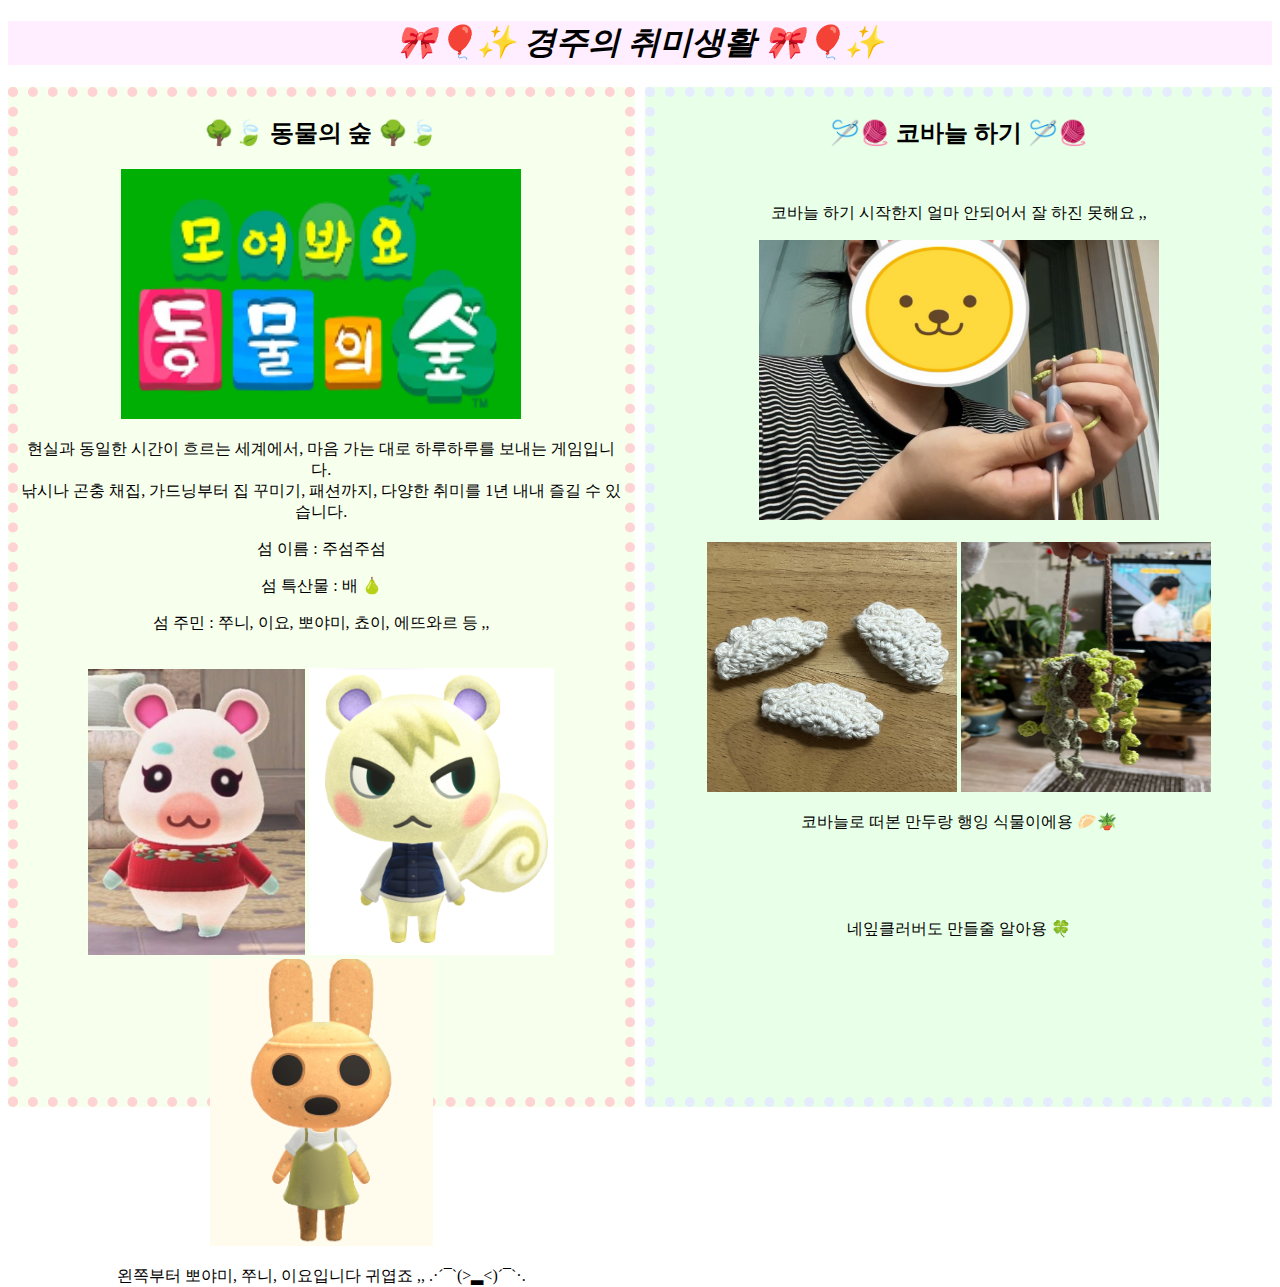
<file: hobby.html>
<!DOCTYPE html>
<html lang="en">
<head>
    <meta charset="UTF-8">
    <meta name="viewport" content="width=device-width, initial-scale=1.0">
    <title>hobby</title>
</head>

<body>

    <link rel="stylesheet" href="hobby_css.css">
    
    <header>
        <h1 id="a">🎀🎈✨ 경주의 취미생활 🎀🎈✨</h1>
    </header>

    <section>
        <article id="art1">
            <h2>🌳🍃 동물의 숲 🌳🍃</h2>
            <img src="image/동물의 숲.PNG" alt="" width="400" height="250">
            <p>현실과 동일한 시간이 흐르는 세계에서, 마음 가는 대로 하루하루를 보내는 게임입니다. <br>
            낚시나 곤충 채집, 가드닝부터 집 꾸미기, 패션까지, 다양한 취미를 1년 내내 즐길 수 있습니다.</p>
            <p>섬 이름 : 주섬주섬</p>
            <p>섬 특산물 : 배 🍐</p>
            <p>섬 주민 : 쭈니, 이요, 뽀야미, 쵸이, 에뜨와르 등 ,,</p> <br>
            <img src="image/뽀야미.PNG" alt=""> <img src="image/쭈니.PNG" alt="" width="245" > <img src="image/이요.PNG" alt="" width="223">
            <p>왼쪽부터 뽀야미, 쭈니, 이요입니다 귀엽죠 ,, .·´¯`(>▂<)´¯`·. </p>
        </article>

        <aside id="art2">
            <h2>🪡🧶 코바늘 하기 🪡🧶</h2> <br>
            <p>코바늘 하기 시작한지 얼마 안되어서 잘 하진 못해요 ,,</p>
            <img src="image/코바늘하는나.jpg" alt="" width="400" height="280"> <br> <br>
            <img src="image/만두.jpg" alt="" width="250" height="250"> <img src="image/코바늘식물.jpg" alt="" width="250" height="250">
            <p>코바늘로 떠본 만두랑 행잉 식물이에용 🥟🪴</p> <br><br><br>
            <p>네잎클러버도 만들줄 알아용 🍀</p>
        </aside>
    </section>

</body>
</html>
</file>
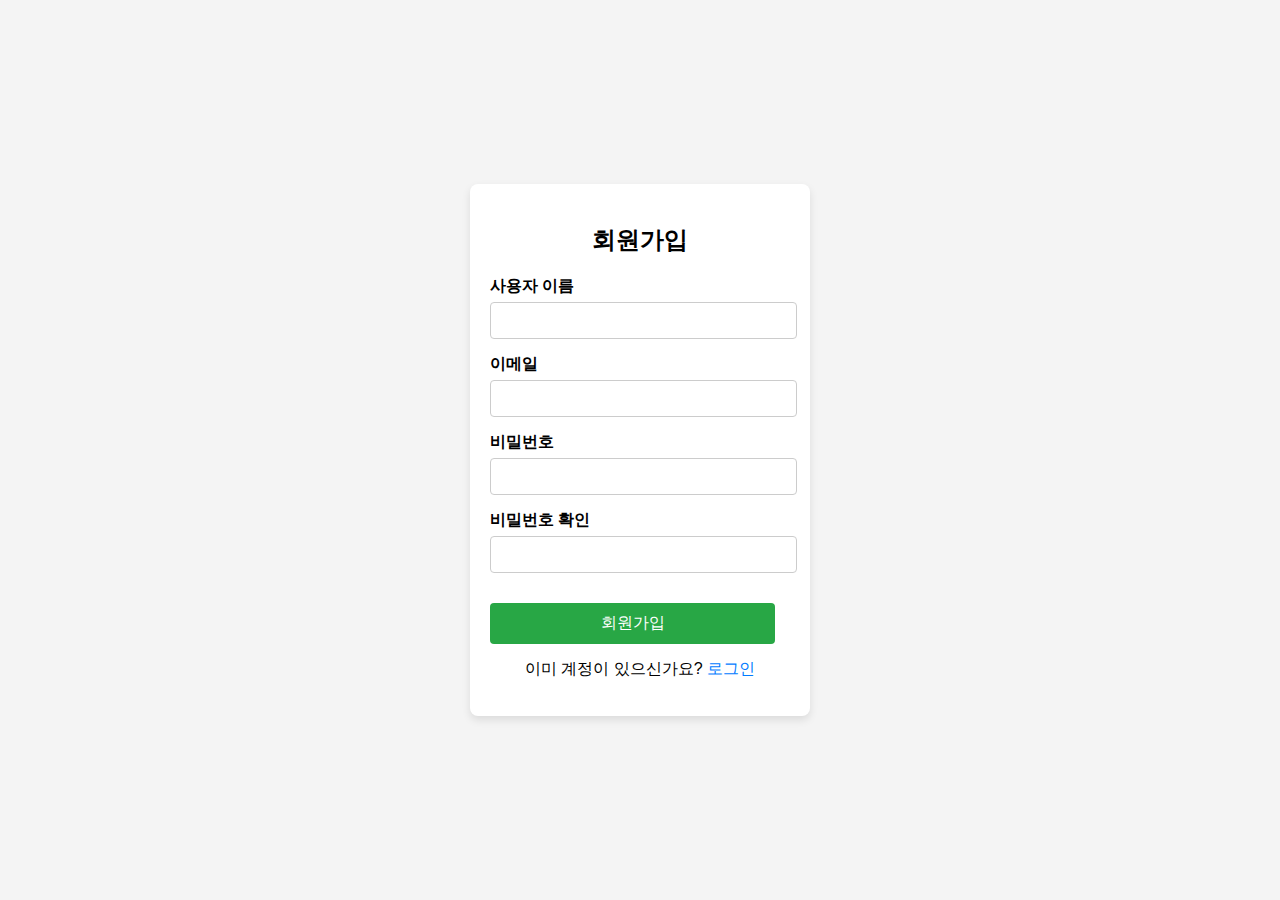
<file: join.html>
<!DOCTYPE html>
<html lang="en">
<head>
    <meta charset="UTF-8">
    <meta name="viewport" content="width=device-width, initial-scale=1.0">
    <title>회원가입</title>

</head>
<body>
    <link rel="stylesheet" href="join_css.css">

    <div class="signup-container">
        <h2>회원가입</h2>
        <form id="signupForm" onsubmit="return validateForm()">
            <label for="username">사용자 이름</label>
            <input type="text" id="username" name="username" required>

            <label for="email">이메일</label>
            <input type="email" id="email" name="email" required>

            <label for="password">비밀번호</label>
            <input type="password" id="password" name="password" required>

            <label for="confirm-password">비밀번호 확인</label>
            <input type="password" id="confirm-password" name="confirm-password" required>

            <div class="error" id="error-message"></div>

            <button type="submit">회원가입</button>
        </form>
        <p>이미 계정이 있으신가요? <a href="login.html">로그인</a></p>
    </div>

    <script>
        function validateForm() {
            const username = document.getElementById('username').value;
            const email = document.getElementById('email').value;
            const password = document.getElementById('password').value;
            const confirmPassword = document.getElementById('confirm-password').value;
            const errorMessage = document.getElementById('error-message');

            if (password !== confirmPassword) {
                errorMessage.textContent = '비밀번호가 일치하지 않습니다.';
                return false;
            }

            if (username === '' || email === '' || password === '' || confirmPassword === '') {
                errorMessage.textContent = '모든 필드를 입력해 주세요.';
                return false;
            }

            errorMessage.textContent = '';
            alert('회원가입이 완료되었습니다!');
            return true;
        }
    </script>
</body>
</html>
</file>
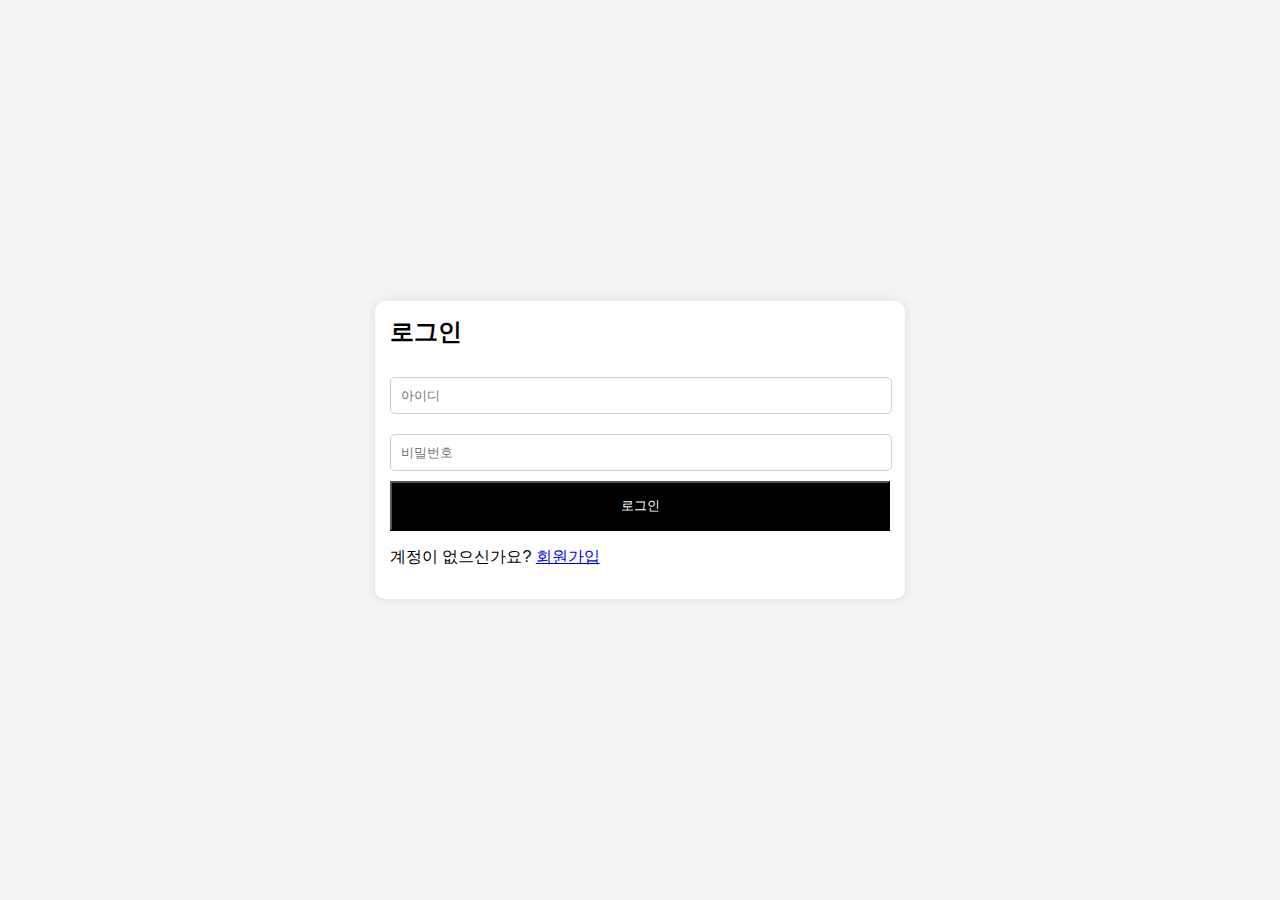
<file: login.html>
<!DOCTYPE html>
<html lang="en">
<head>
    <meta charset="UTF-8">
    <meta name="viewport" content="width=device-width, initial-scale=1.0">
    <title>로그인합시당</title>
</head>
<body>

    <link rel="stylesheet" href="login_css.css">

    <div class="login-container">
        <h2>로그인</h2>
        <form action="login.html" method="post">
            <input type="text" name="username" placeholder="아이디">
            <input type="password" name="password" placeholder="비밀번호">
        </form>

        <script>
            function login() {
                alert("로그인 완료!")
            }
        </script>

        <button onclick="login()" id="login">
            로그인
        </button>

        <p>계정이 없으신가요? <a href="join.html">회원가입</a></p>
    </div>
</body>
</html>

</body>
</html>
</file>
<file: index_css.css>
body {
    font-family: Arial, sans-serif;
    margin: 0;
    padding: 0;
    background-color: #f4f4f4;
}

header {
    background-color: #ffdfda;
    color: rgb(0, 0, 0);
    padding: 10px 0;
    text-align: center;
    margin-top: 40px; /* Adjust for fixed nav */
}

nav {
    background-color: #ffbf00;
    overflow: hidden;
    position: fixed;
    width: 100%;
    top: 0;
    z-index: 1000;
    display: flex;
    align-items: center;
}

nav a {
    float: left;
    display: block;
    color: white;
    text-align: center;
    padding: 14px 16px;
    text-decoration: none;
}

.login {
    text-align: right;
}

.surch {
    text-align: center;
}

nav a:hover {
    background-color: #ddd;
    color: black;
}

.container {
    padding: 20px;
    display: flex; /* Flexbox를 사용하여 자식 요소들을 가로로 나열 */
    justify-content: space-between; /* 자식 요소들 사이에 균등한 간격을 줌 */
    flex-wrap: wrap; /* 자식 요소들이 넘칠 경우 다음 줄로 이동 */
}

.card {
    background-color: white;
    padding: 20px;
    border-radius: 5px;
    flex: 1; /* 자식 요소들이 동일한 크기를 가지도록 설정 */
    margin: 10px; /* 카드들 사이의 간격을 줌 */
    box-shadow: 0 4px 8px 0 rgba(0,0,0,0.2); /* 카드에 그림자 효과를 줌 */
    transition: 0.3s; /* 호버 효과를 위한 부드러운 전환 */
    border-radius: 5px; /* 모서리를 둥글게 만듦 */
    text-align: center;
}

.card img {
    max-width: 100%;
    border-radius: 5px;
    border-top-left-radius: 5px; /* 카드와 동일한 모서리 반경 적용 */
    border-top-right-radius: 5px; /* 카드와 동일한 모서리 반경 적용 */
}

.card h3 {
    margin-top: 0;
}

#foods {
    width: 500px; /* 음식 입력란의 너비를 300px로 조정 */
    height: 60px;
}

.food {
text-align: center;
}

.card h2, .card h3, .card p {
    margin: 5px; /* 텍스트 요소들 사이의 간격을 줌 */
}

image {
    align-items: center;
}

footer {
    text-align: center;
    color: #a9a9a9;
}
</file>
<file: mycss.css>
h1{
    font-family: Impact, Haettenschweiler, 'Arial Narrow Bold', sans-serif;
    border: 4px solid rgb(255, 211, 211);
    text-align: center;

}
h2{
    color: hsl(308, 100%, 22%);
    font-family: 'Lucida Sans', 'Lucida Sans Regular', 'Lucida Grande', 'Lucida Sans Unicode', Geneva, Verdana, sans-serif;
}
nav{
    float: left;
}
section{
    width: 60%;
    float: left;
}
article {
    height: 150px;
    border-color: black;
    border: 1px;
    border-style:  dotted;
    background-color:  rgb(180, 221, 248);
}
</file>
<file: burger_css.css>
body, html {
    margin: 0;
    padding: 0;
    font-family: Arial, sans-serif;
}

body{
    text-align: center;
}

nav {
    background-color: #ffbf00;
    overflow: hidden;
    position: fixed;
    width: 100%;
    top: 0;
    z-index: 1000;
    display: flex;
    align-items: center;
}

nav a {
    float: left;
    display: block;
    color: white;
    text-align: center;
    padding: 14px 16px;
    text-decoration: none;
}

nav a:hover {
    background-color: #dddddd;
    color: black;
}

.banner {
    position: relative;
    width: 100%;
    height: 500px;
    background-image: url('images/버기즈.jpg'); /* 여기에 배너 이미지 경로를 넣으세요 */
    background-size: cover;
    background-position: center;
}
.overlay {
    position: absolute;
    top: 0;
    left: 0;
    width: 100%;
    height: 100%;
    background: rgba(0, 0, 0, 0.5);
    display: flex;
    flex-direction: column;
    justify-content: center;
    align-items: center;
    color: white;
}
.overlay h1 {
    font-size: 2em;
    margin: 0;
}
.overlay p {
    font-size: 1.2em;
}
.overlay .source {
    position: absolute;
    bottom: 10px;
    left: 10px;
    font-size: 1em;
}

.content {
    padding: 20px;
    margin-top: 40px; /* Adjust for fixed nav */
}

.content {
    margin: 20px 0;
    line-height: 1.5;
    text-align: center;
}

footer {
    text-align: center;
    color: #a9a9a9;
}
</file>
<file: contact_css.css>
header {
    background-color: #ffdfda;
    color: rgb(0, 0, 0);
    padding: 10px 0;
    text-align: center;
    padding-top: 40px; /* Adjust for fixed nav */

}

nav {
    background-color: #ffbf00;
    overflow: hidden;
    position: fixed;
    width: 100%;
    top: 0;
    z-index: 1000;
    display: flex;
    align-items: center;
}

nav a {
    float: left;
    display: block;
    color: white;
    text-align: center;
    padding: 14px 16px;
    text-decoration: none;
}

nav a:hover {
    background-color: #ddd;
    color: black;
}

body {
    font-family: Arial, sans-serif;
    background-color: #f4f4f4;
    margin: 0;
    padding: 0;
}

.container {
    width: 50%;
    margin: auto;
    overflow: hidden;
    padding: 20px;
    background: white;
    margin-top: 50px;
    box-shadow: 0 0 10px rgba(0, 0, 0, 0.1);
}

h1 {
    text-align: center;
    color: #333;
}

form {
    display: flex;
    flex-direction: column;
}

label {
    margin-bottom: 10px;
    color: #333;
}

input, textarea {
    margin-bottom: 20px;
    padding: 10px;
    border: 1px solid #ccc;
    border-radius: 5px;
    font-size: 16px;
}

button {
    padding: 10px 20px;
    border: none;
    background-color: #5cb85c;
    color: white;
    font-size: 16px;
    border-radius: 5px;
    cursor: pointer;
}

button:hover {
    background-color: #4cae4c;
}

footer {
    text-align: center;
    color: #a9a9a9;
}
</file>
<file: dessert_css.css>
body, html {
    margin: 0;
    padding: 0;
    font-family: Arial, sans-serif;
}

body{
    text-align: center;
}

nav {
    background-color: #ffbf00;
    overflow: hidden;
    position: fixed;
    width: 100%;
    top: 0;
    z-index: 1000;
    display: flex;
    align-items: center;
}

nav a {
    float: left;
    display: block;
    color: white;
    text-align: center;
    padding: 14px 16px;
    text-decoration: none;
}

nav a:hover {
    background-color: #dddddd;
    color: black;
}

.banner {
    position: relative;
    width: 100%;
    height: 500px;
    background-image: url('images/원주율.jpg'); /* 여기에 배너 이미지 경로를 넣으세요 */
    background-size: cover;
    background-position: center;
}
.overlay {
    position: absolute;
    top: 0;
    left: 0;
    width: 100%;
    height: 100%;
    background: rgba(0, 0, 0, 0.5);
    display: flex;
    flex-direction: column;
    justify-content: center;
    align-items: center;
    color: white;
}
.overlay h1 {
    font-size: 2em;
    margin: 0;
}
.overlay p {
    font-size: 1.2em;
}
.overlay .source {
    position: absolute;
    bottom: 10px;
    left: 10px;
    font-size: 1em;
}

.content {
    padding: 20px;
    margin-top: 40px; /* Adjust for fixed nav */
}

.content {
    margin: 20px 0;
    line-height: 1.5;
    text-align: center;
}

footer {
    text-align: center;
    color: #a9a9a9;
}
</file>
<file: hobby_css.css>
#a{
    font-style: oblique;
    background-color: rgb(254, 238, 255);
    text-align: center;
}

#art1, #art2 {
display: inline-block;
vertical-align: top; /* 위쪽 정렬 */
}

#art1{
    background-color: rgb(247, 255, 237); width: 48%; height: 1000px;
    text-align: center;
    border: 10px dotted rgb(255, 211, 211);
}

#art2{
    background-color: rgb(232, 255, 232); width: 48%; height: 1000px;
    text-align: center;
    float: right;
    position: static;
    border: 10px dotted rgb(229, 236, 255);
}
</file>
<file: join_css.css>
body {
    font-family: Arial, sans-serif;
    background-color: #f4f4f4;
    display: flex;
    justify-content: center;
    align-items: center;
    height: 100vh;
    margin: 0;
}

.signup-container {
    background-color: #fff;
    padding: 20px;
    border-radius: 8px;
    box-shadow: 0 4px 8px rgba(0,0,0,0.1);
    width: 300px;
}

.signup-container h2 {
    text-align: center;
    margin-bottom: 20px;
}

.signup-container label {
    display: block;
    margin-bottom: 5px;
    font-weight: bold;
}

.signup-container input[type="text"],
.signup-container input[type="email"],
.signup-container input[type="password"] {
    width: 100%;
    padding: 10px;
    margin-bottom: 15px;
    border: 1px solid #ccc;
    border-radius: 4px;
}

.signup-container button {
    width: 100%;
    padding: 10px;
    background-color: #28a745;
    border: none;
    border-radius: 4px;
    color: #fff;
    font-size: 16px;
}

.signup-container button:hover {
    background-color: #218838;
}

.signup-container p {
    text-align: center;
    margin-top: 15px;
}

.signup-container p a {
    color: #007bff;
    text-decoration: none;
}

.signup-container p a:hover {
    text-decoration: underline;
}

.error {
    color: red;
    margin-bottom: 15px;
}

#signupForm {
    width: 285px;
}
</file>
<file: login_css.css>
body {
    font-family: Arial, sans-serif;
    background-color: #f4f4f4;
    display: flex;
    justify-content: center;
    align-items: center;
    height: 100vh;
    margin: 0;
}
.login-container {
    background-color: white;
    padding: 15px;
    border-radius: 10px;
    box-shadow: 0 0 10px rgba(0, 0, 0, 0.1);
}
.login-container h2 {
    margin-top: 0;
}
.login-container input[type="text"], .login-container input[type="password"] {
    width: 96%;
    padding: 10px;
    margin: 10px 0;
    border: 1px solid #ccc;
    border-radius: 5px;
}

#login {
    background-color: #000000;
    color: #ffffff;
    width: 500px;
    height: 50px;
}
</file>
